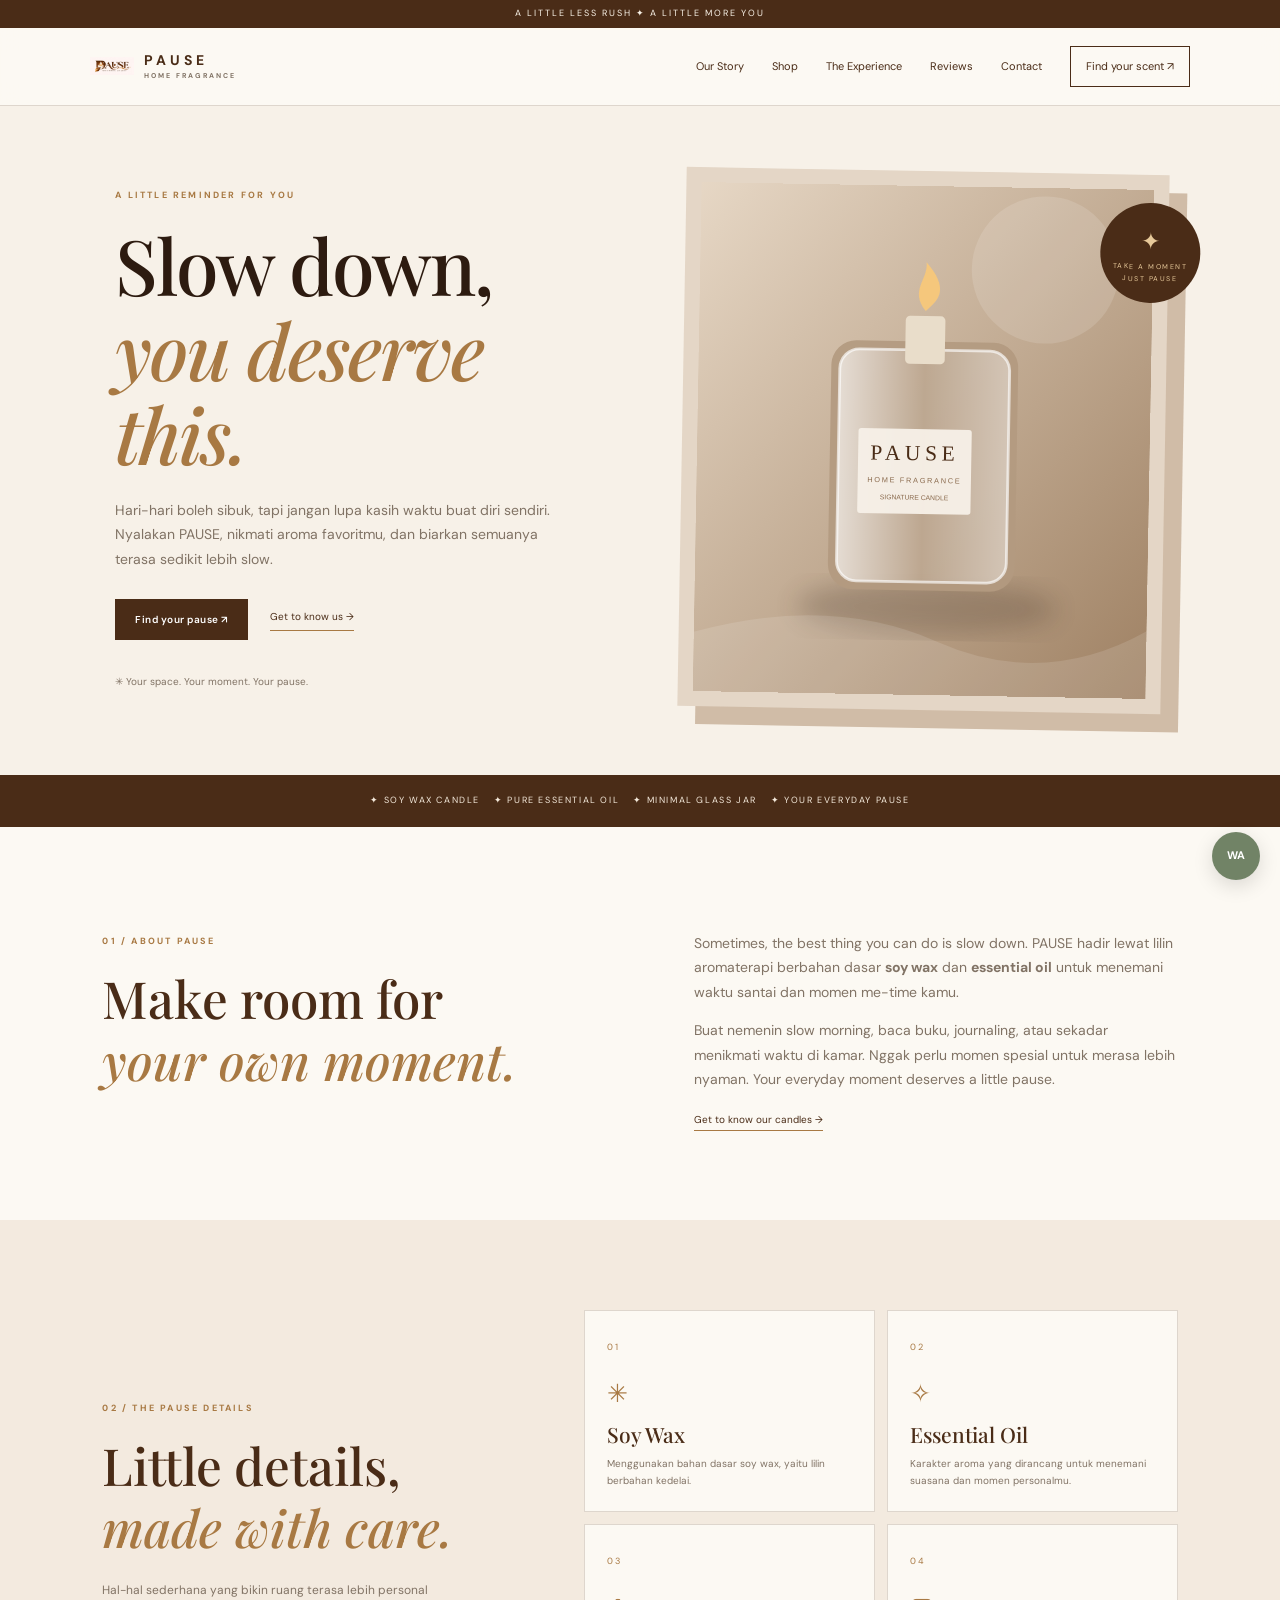
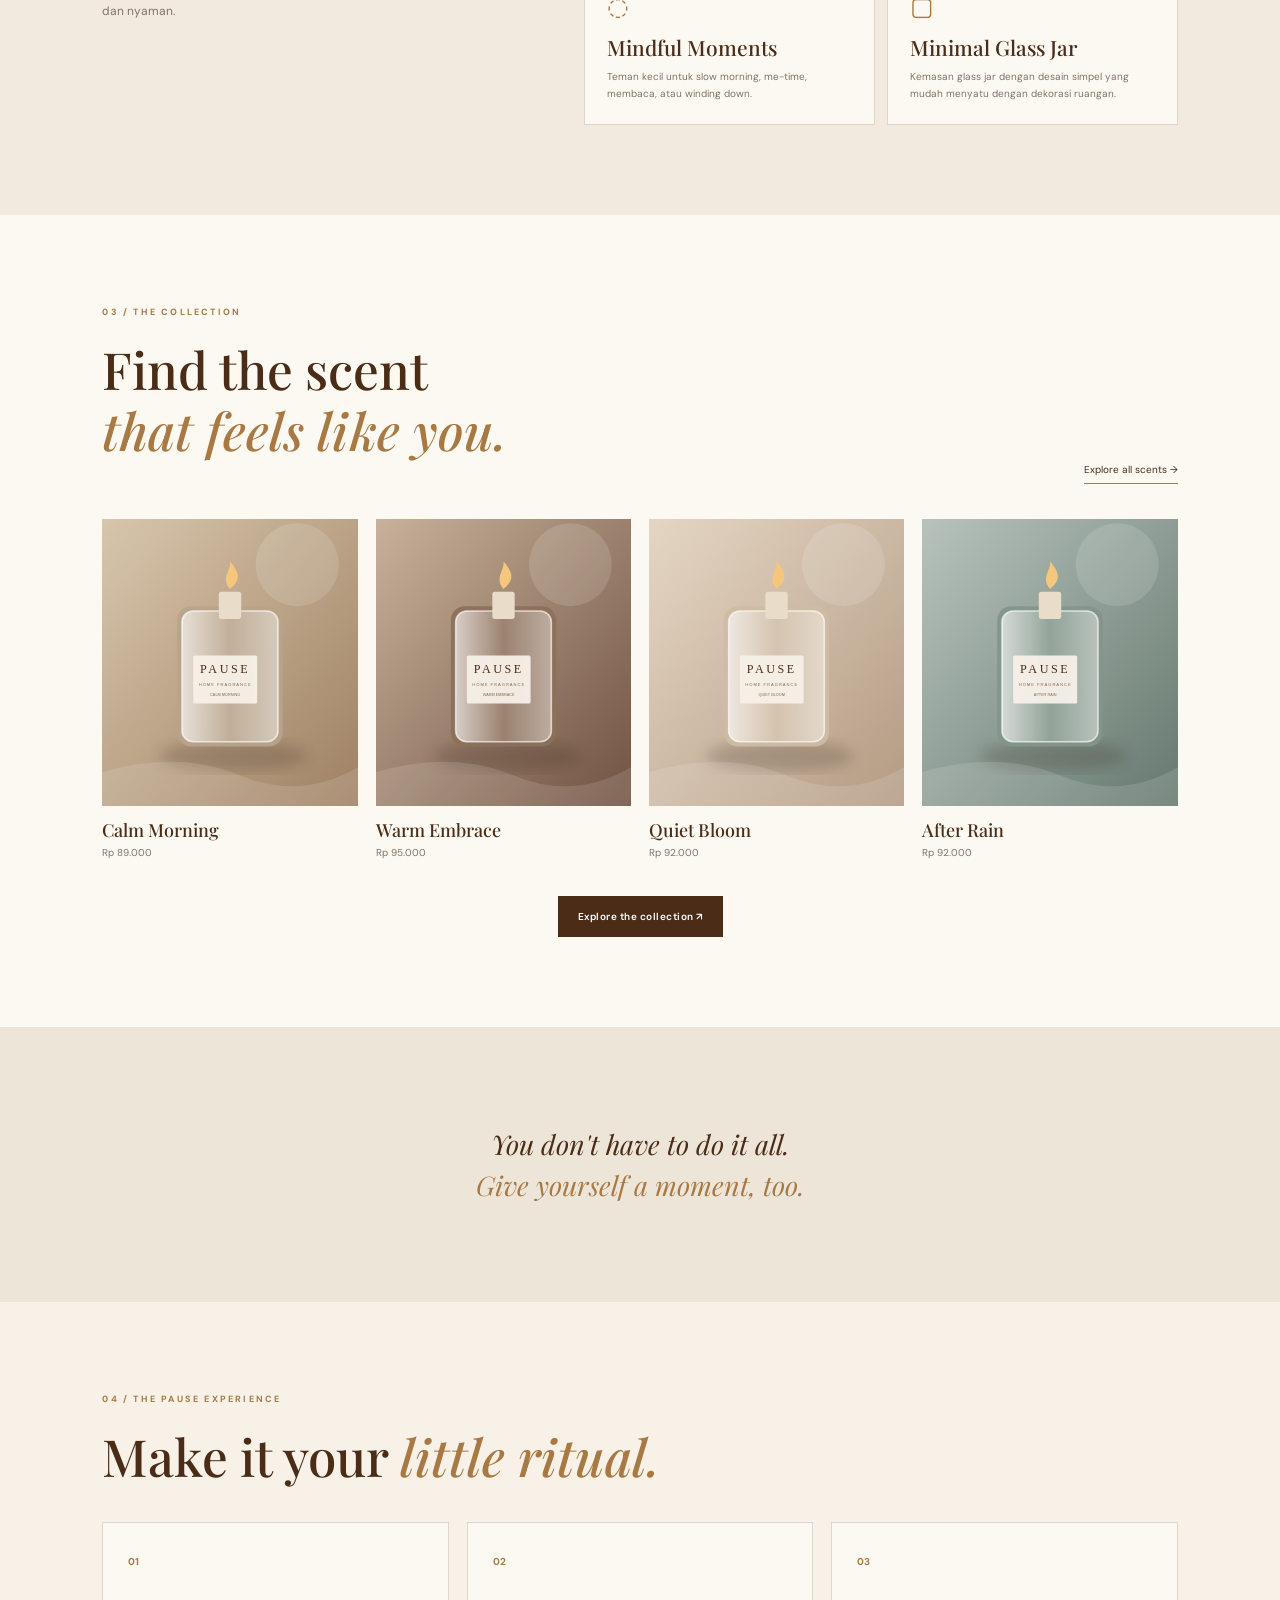
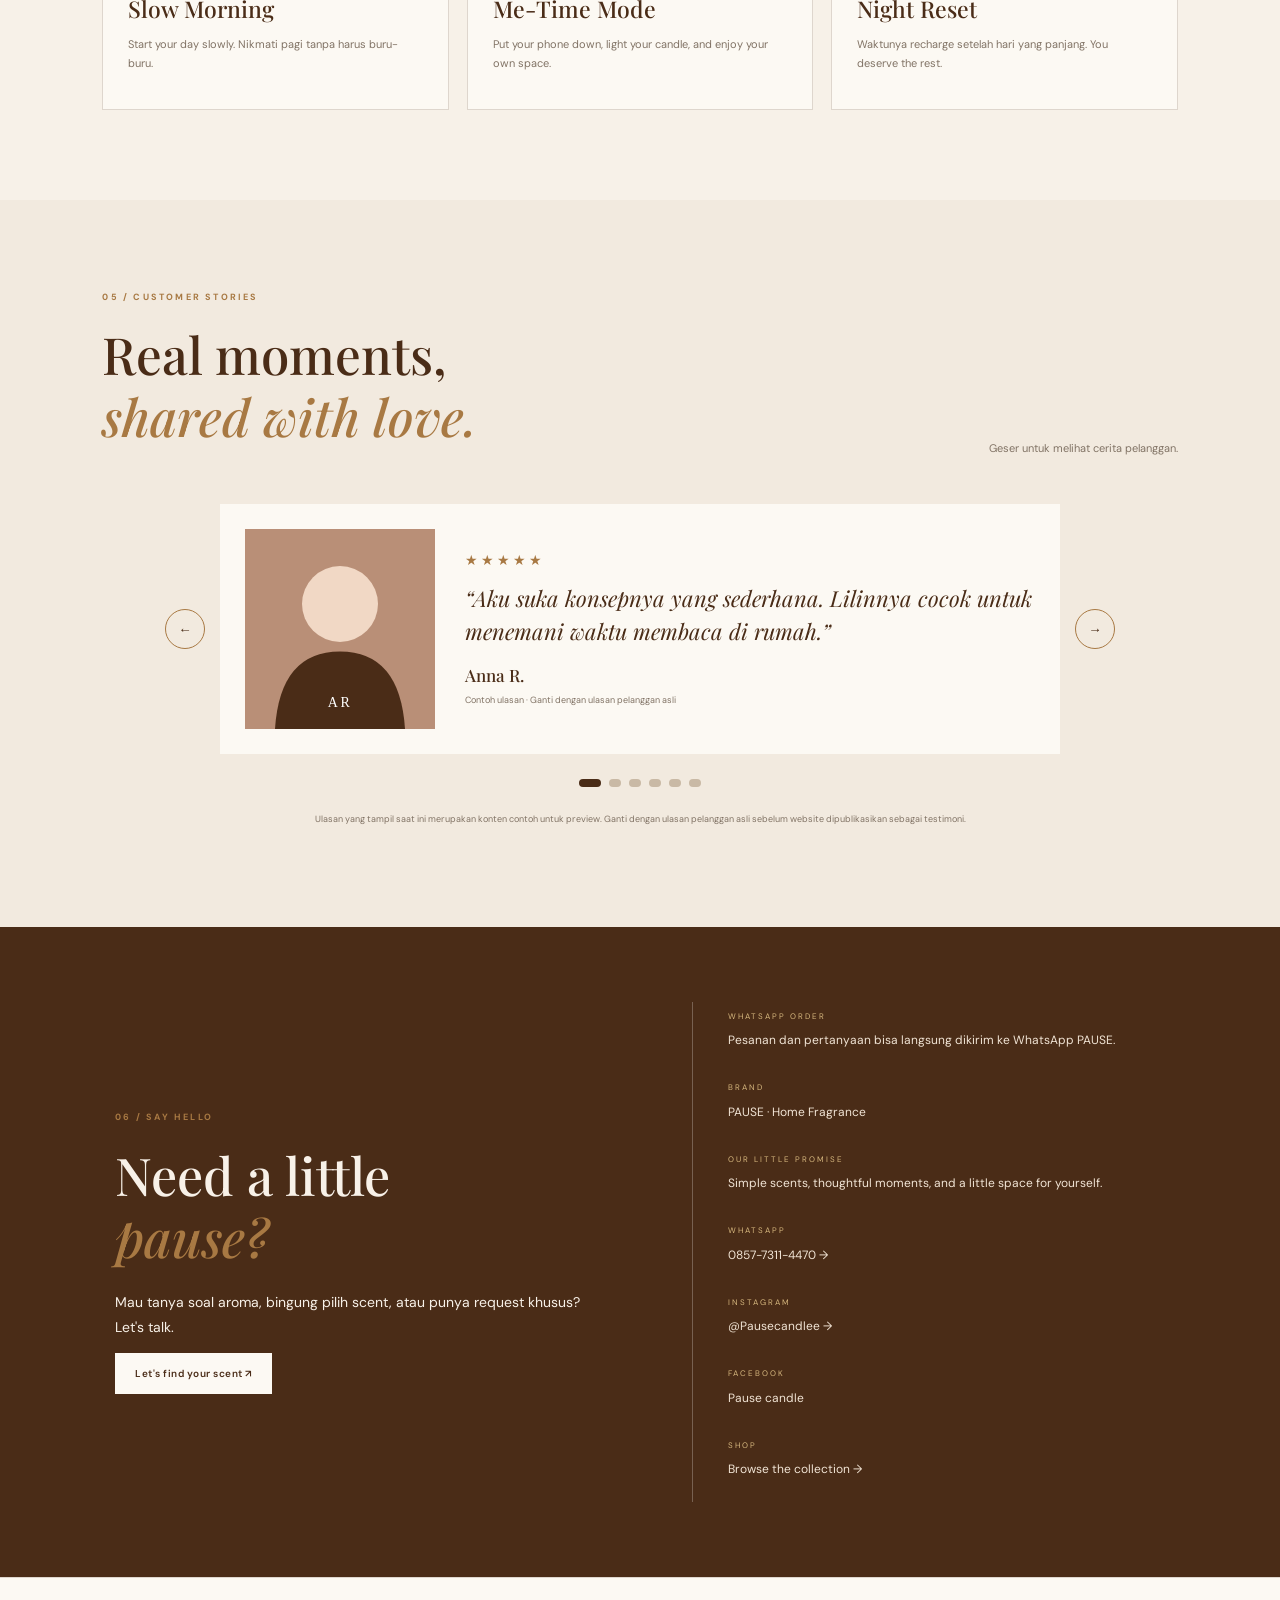
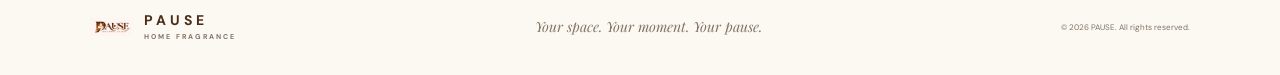
<file: index.html>
<!doctype html>
<html lang="id">
<head>
<meta charset="utf-8">
<meta name="viewport" content="width=device-width,initial-scale=1">
<meta name="theme-color" content="#f7f1e8">
<meta name="description" content="PAUSE Home Fragrance — soy wax candle dan essential oil untuk menemani slow morning, me-time, dan night reset. Your space. Your moment. Your pause.">
<title>PAUSE Home Fragrance — Your space. Your moment. Your pause.</title>
<link rel="preconnect" href="https://fonts.googleapis.com">
<link rel="preconnect" href="https://fonts.gstatic.com" crossorigin>
<link href="https://fonts.googleapis.com/css2?family=DM+Sans:wght@400;500;600;700&family=Playfair+Display:ital,wght@0,500;0,600;0,700;1,500&display=swap" rel="stylesheet">
<link rel="stylesheet" href="style.css">
</head>
<body>

<div class="announcement">A LITTLE LESS RUSH <span>✦</span> A LITTLE MORE YOU</div>

<header class="header">
  <a class="brand" href="index.html">
    <img src="assets/pause-logo.png" onerror="this.style.display='none'" alt="">
    <span>PAUSE<small>HOME FRAGRANCE</small></span>
  </a>
  <button class="menu-toggle" aria-label="Buka menu" aria-expanded="false">☰</button>
  <nav class="nav">
    <a href="#story">Our Story</a>
    <a href="shop.html">Shop</a>
    <a href="#ritual">The Experience</a>
    <a href="#stories">Reviews</a>
    <a href="#contact">Contact</a>
    <a class="nav-button" href="shop.html">Find your scent ↗</a>
  </nav>
</header>

<main>
  <section class="hero reveal">
    <div class="hero-copy">
      <p class="eyebrow">A LITTLE REMINDER FOR YOU</p>
      <h1>Slow down,<br><em>you deserve this.</em></h1>
      <p>
        Hari-hari boleh sibuk, tapi jangan lupa kasih waktu buat diri sendiri.
        Nyalakan PAUSE, nikmati aroma favoritmu, dan biarkan semuanya terasa
        sedikit lebih slow.
      </p>
      <div class="actions">
        <a class="btn dark" href="shop.html">Find your pause ↗</a>
        <a class="text-link" href="#story">Get to know us →</a>
      </div>
      <span class="hero-note">✳ Your space. Your moment. Your pause.</span>
    </div>
    <div class="hero-art">
      <img src="assets/hero/pause-hero.svg" alt="Lilin aromaterapi PAUSE dalam glass jar">
      <div class="seal">✦<small>TAKE A MOMENT<br>JUST PAUSE</small></div>
    </div>
  </section>

  <div class="ticker">✦ SOY WAX CANDLE　 ✦ PURE ESSENTIAL OIL　 ✦ MINIMAL GLASS JAR　 ✦ YOUR EVERYDAY PAUSE</div>

  <section class="section split reveal" id="story">
    <div>
      <p class="eyebrow">01 / ABOUT PAUSE</p>
      <h2>Make room for<br><em>your own moment.</em></h2>
    </div>
    <div>
      <p>
        Sometimes, the best thing you can do is slow down.
        PAUSE hadir lewat lilin aromaterapi berbahan dasar
        <strong>soy wax</strong> dan <strong>essential oil</strong>
        untuk menemani waktu santai dan momen me-time kamu.
      </p>
      <p>
        Buat nemenin slow morning, baca buku, journaling,
        atau sekadar menikmati waktu di kamar.
        Nggak perlu momen spesial untuk merasa lebih nyaman.
        Your everyday moment deserves a little pause.
      </p>
      <a class="text-link" href="shop.html">Get to know our candles →</a>
    </div>
  </section>

  <section class="section brand-values reveal" id="values">
    <div class="brand-values-heading">
      <p class="eyebrow">02 / THE PAUSE DETAILS</p>
      <h2>Little details,<br><em>made with care.</em></h2>
      <p>Hal-hal sederhana yang bikin ruang terasa lebih personal dan nyaman.</p>
    </div>
    <div class="brand-values-grid">
      <article>
        <span>01</span><div class="value-icon">✳</div>
        <h3>Soy Wax</h3>
        <p>Menggunakan bahan dasar soy wax, yaitu lilin berbahan kedelai.</p>
      </article>
      <article>
        <span>02</span><div class="value-icon">✧</div>
        <h3>Essential Oil</h3>
        <p>Karakter aroma yang dirancang untuk menemani suasana dan momen personalmu.</p>
      </article>
      <article>
        <span>03</span><div class="value-icon">◌</div>
        <h3>Mindful Moments</h3>
        <p>Teman kecil untuk slow morning, me-time, membaca, atau winding down.</p>
      </article>
      <article>
        <span>04</span><div class="value-icon">▢</div>
        <h3>Minimal Glass Jar</h3>
        <p>Kemasan glass jar dengan desain simpel yang mudah menyatu dengan dekorasi ruangan.</p>
      </article>
    </div>
  </section>

  <section class="section collection reveal">
    <div class="section-top">
      <div>
        <p class="eyebrow">03 / THE COLLECTION</p>
        <h2>Find the scent<br><em>that feels like you.</em></h2>
      </div>
      <a class="text-link" href="shop.html">Explore all scents →</a>
    </div>
    <div class="product-preview" id="home-products"></div>
    <div class="center"><a class="btn dark" href="shop.html">Explore the collection ↗</a></div>
  </section>

  <section class="quote">
    <p>You don't have to do it all.<br><em>Give yourself a moment, too.</em></p>
  </section>

  <section class="section rituals reveal" id="ritual">
    <p class="eyebrow">04 / THE PAUSE EXPERIENCE</p>
    <h2>Make it your <em>little ritual.</em></h2>
    <div class="ritual-grid">
      <article>
        <b>01</b><h3>Slow Morning</h3>
        <p>Start your day slowly. Nikmati pagi tanpa harus buru-buru.</p>
      </article>
      <article>
        <b>02</b><h3>Me-Time Mode</h3>
        <p>Put your phone down, light your candle, and enjoy your own space.</p>
      </article>
      <article>
        <b>03</b><h3>Night Reset</h3>
        <p>Waktunya recharge setelah hari yang panjang. You deserve the rest.</p>
      </article>
    </div>
  </section>

  <section class="section testimonials reveal" id="stories">
    <div class="section-top">
      <div>
        <p class="eyebrow">05 / CUSTOMER STORIES</p>
        <h2>Real moments,<br><em>shared with love.</em></h2>
      </div>
      <p class="muted">Geser untuk melihat cerita pelanggan.</p>
    </div>
    <div class="testimonial-shell">
      <button class="round" id="testimonial-prev" aria-label="Testimoni sebelumnya">←</button>
      <div class="testimonial-window"><div class="testimonial-track" id="testimonial-track"></div></div>
      <button class="round" id="testimonial-next" aria-label="Testimoni berikutnya">→</button>
    </div>
    <div class="dots" id="testimonial-dots"></div>
    <p class="disclaimer">Ulasan yang tampil saat ini merupakan konten contoh untuk preview. Ganti dengan ulasan pelanggan asli sebelum website dipublikasikan sebagai testimoni.</p>
  </section>

  <section class="contact reveal" id="contact">
    <div>
      <p class="eyebrow">06 / SAY HELLO</p>
      <h2>Need a little<br><em>pause?</em></h2>
      <p>Mau tanya soal aroma, bingung pilih scent, atau punya request khusus? Let's talk.</p>
      <a class="btn light" href="recommendation.html">Let's find your scent ↗</a>
    </div>
    <div class="contact-info">
      <span>WHATSAPP ORDER</span>
      <p>Pesanan dan pertanyaan bisa langsung dikirim ke WhatsApp PAUSE.</p>
      <span>BRAND</span>
      <p>PAUSE · Home Fragrance</p>
      <span>OUR LITTLE PROMISE</span>
      <p>Simple scents, thoughtful moments, and a little space for yourself.</p>
      <span>WHATSAPP</span>
      <p><a href="https://wa.me/6285773114470" target="_blank" rel="noopener">0857-7311-4470 →</a></p>
      <span>INSTAGRAM</span>
      <p><a href="https://www.instagram.com/pausecandlee/" target="_blank" rel="noopener">@Pausecandlee →</a></p>
      <span>FACEBOOK</span>
      <p>Pause candle</p>
      <span>SHOP</span>
      <p><a href="shop.html">Browse the collection →</a></p>
    </div>
  </section>
</main>

<footer>
  <a class="brand" href="index.html">
    <img src="assets/pause-logo.png" onerror="this.style.display='none'" alt="">
    <span>PAUSE<small>HOME FRAGRANCE</small></span>
  </a>
  <p>Your space. Your moment. Your pause.</p>
  <small>© <span id="year"></span> PAUSE. All rights reserved.</small>
</footer>

<a class="floating-wa" id="floating-wa" href="#" aria-label="Chat WhatsApp">WA</a>
<script src="script.js"></script>
</body>
</html>
</file>
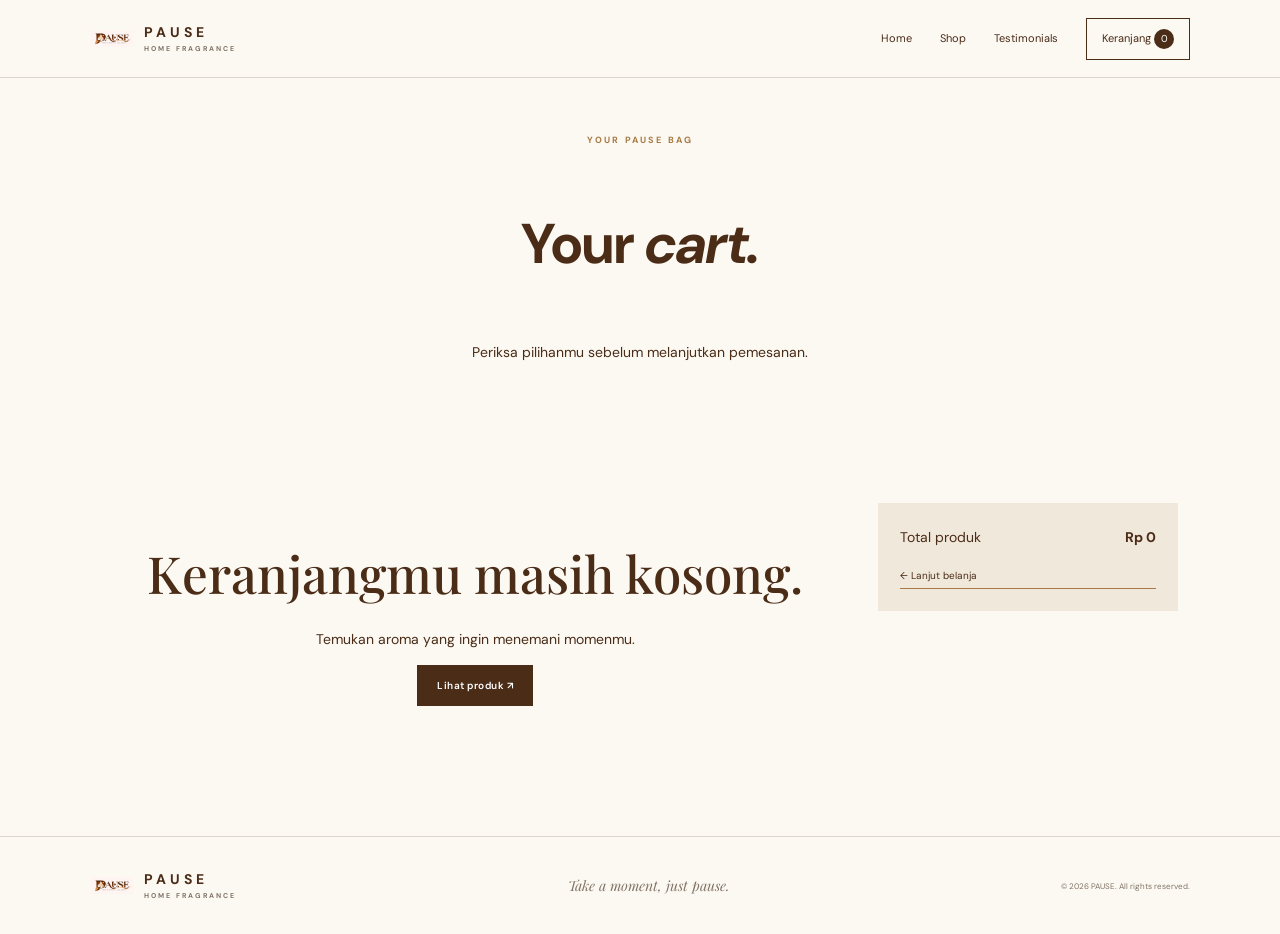
<file: cart.html>
<!doctype html><html lang="id"><head><meta charset="utf-8"><meta name="viewport" content="width=device-width,initial-scale=1"><meta name="theme-color" content="#f7f1e8"><title>Keranjang — PAUSE</title><link href="https://fonts.googleapis.com/css2?family=DM+Sans:wght@400;500;600;700&family=Playfair+Display:ital,wght@0,500;0,600;1,500&display=swap" rel="stylesheet"><link rel="stylesheet" href="style.css"><link rel="stylesheet" href="cart.css"></head><body class="shop-page">
<header class="header"><a class="brand" href="index.html"><img src="assets/pause-logo.png" onerror="this.style.display='none'" alt=""><span>PAUSE<small>HOME FRAGRANCE</small></span></a><button class="menu-toggle" aria-label="Buka menu" aria-expanded="false">☰</button><nav class="nav"><a href="index.html">Home</a><a href="shop.html">Shop</a><a href="index.html#stories">Testimonials</a><a class="nav-button" href="cart.html">Keranjang <span class="cart-count">0</span></a></nav></header>
<main><section class="checkout-hero"><p class="eyebrow">YOUR PAUSE BAG</p><h1>Your <em>cart.</em></h1><p>Periksa pilihanmu sebelum melanjutkan pemesanan.</p></section><section class="section cart-section"><div id="cart-items"></div><aside class="cart-summary"><div><span>Total produk</span><strong id="cart-total">Rp0</strong></div><a class="btn dark" id="checkout-link" href="checkout.html">Lanjut ke pembayaran ↗</a><a class="text-link" href="shop.html">← Lanjut belanja</a></aside></section></main>
<footer><a class="brand" href="index.html"><img src="assets/pause-logo.png" onerror="this.style.display='none'" alt=""><span>PAUSE<small>HOME FRAGRANCE</small></span></a><p>Take a moment, just pause.</p><small>© <span id="year"></span> PAUSE. All rights reserved.</small></footer><script src="script.js"></script><script src="cart.js"></script></body></html>
</file>
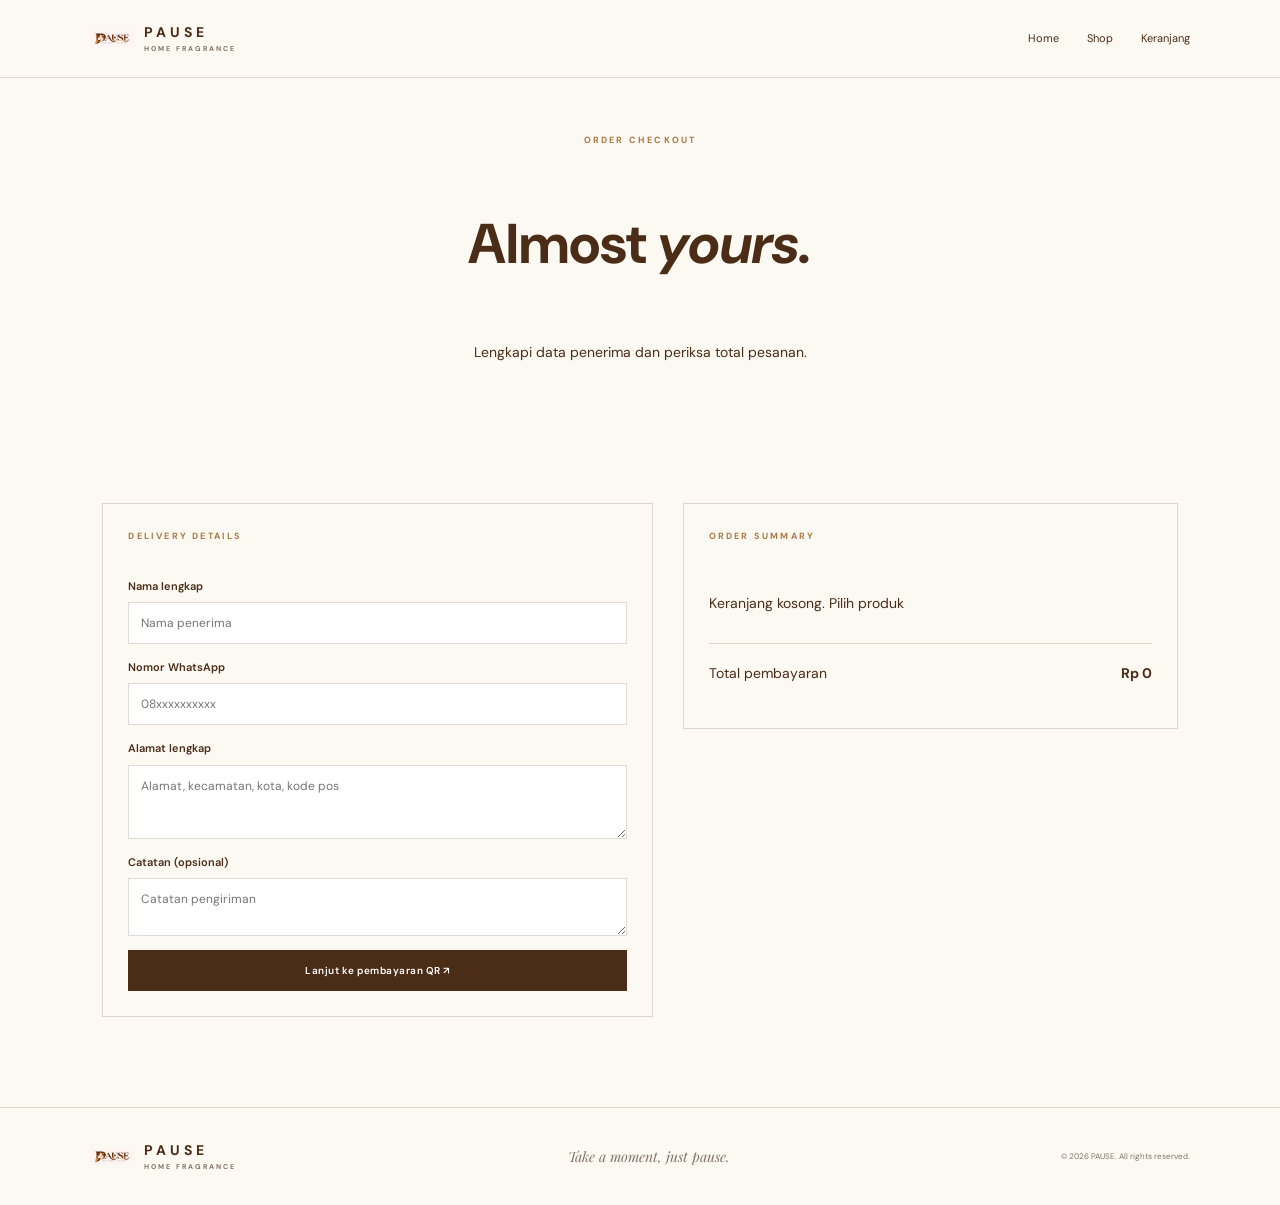
<file: checkout.html>
<!doctype html><html lang="id"><head><meta charset="utf-8"><meta name="viewport" content="width=device-width,initial-scale=1"><meta name="theme-color" content="#f7f1e8"><title>Pembayaran — PAUSE</title><link href="https://fonts.googleapis.com/css2?family=DM+Sans:wght@400;500;600;700&family=Playfair+Display:ital,wght@0,500;0,600;1,500&display=swap" rel="stylesheet"><link rel="stylesheet" href="style.css"><link rel="stylesheet" href="cart.css"></head><body class="shop-page">
<header class="header"><a class="brand" href="index.html"><img src="assets/pause-logo.png" onerror="this.style.display='none'" alt=""><span>PAUSE<small>HOME FRAGRANCE</small></span></a><button class="menu-toggle" aria-label="Buka menu" aria-expanded="false">☰</button><nav class="nav"><a href="index.html">Home</a><a href="shop.html">Shop</a><a href="cart.html">Keranjang</a></nav></header>
<main><section class="checkout-hero"><p class="eyebrow">ORDER CHECKOUT</p><h1>Almost <em>yours.</em></h1><p>Lengkapi data penerima dan periksa total pesanan.</p></section><section class="section payment-layout"><form class="checkout-form" id="checkout-form"><p class="eyebrow">DELIVERY DETAILS</p><label>Nama lengkap<input name="name" required autocomplete="name" placeholder="Nama penerima"></label><label>Nomor WhatsApp<input name="phone" type="tel" required autocomplete="tel" placeholder="08xxxxxxxxxx"></label><label>Alamat lengkap<textarea name="address" rows="3" required autocomplete="street-address" placeholder="Alamat, kecamatan, kota, kode pos"></textarea></label><label>Catatan (opsional)<textarea name="notes" rows="2" placeholder="Catatan pengiriman"></textarea></label><button class="btn dark" type="submit">Lanjut ke pembayaran QR ↗</button></form>
<aside class="payment-summary"><p class="eyebrow">ORDER SUMMARY</p><div id="checkout-items"></div><div class="cart-summary-line"><span>Total pembayaran</span><strong id="checkout-total">Rp0</strong></div><div id="qr-panel" class="qr-panel" hidden><p class="eyebrow">QR PAYMENT PREVIEW</p><img src="assets/payment/demo-qr.svg" alt="QR demo, bukan kode pembayaran"><h2 id="qr-amount">Rp0</h2><span class="demo-label">DEMO QR — BUKAN UNTUK PEMBAYARAN</span><p>QR ini hanya contoh tampilan. Ganti dengan QRIS merchant resmi PAUSE sebelum menerima pembayaran pelanggan.</p></div></aside></section></main>
<footer><a class="brand" href="index.html"><img src="assets/pause-logo.png" onerror="this.style.display='none'" alt=""><span>PAUSE<small>HOME FRAGRANCE</small></span></a><p>Take a moment, just pause.</p><small>© <span id="year"></span> PAUSE. All rights reserved.</small></footer><script src="script.js"></script><script src="checkout.js"></script></body></html>
</file>
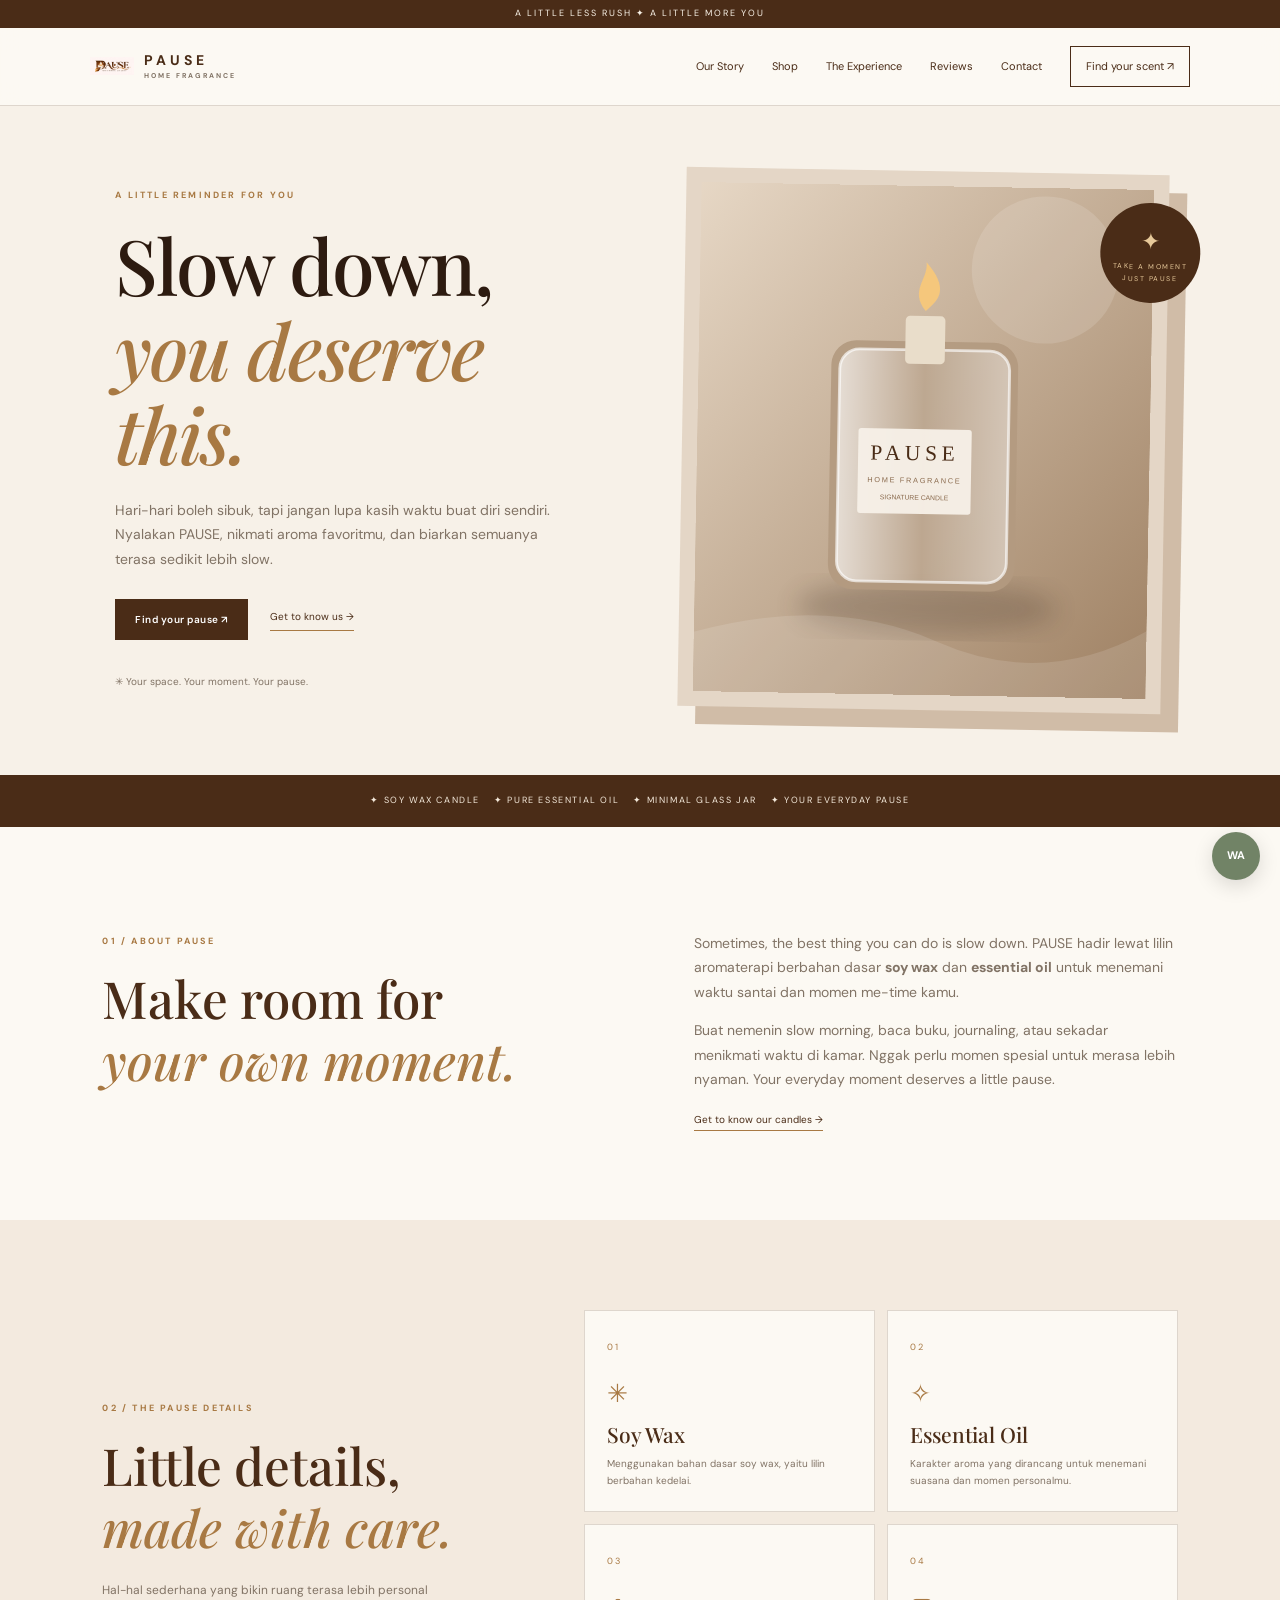
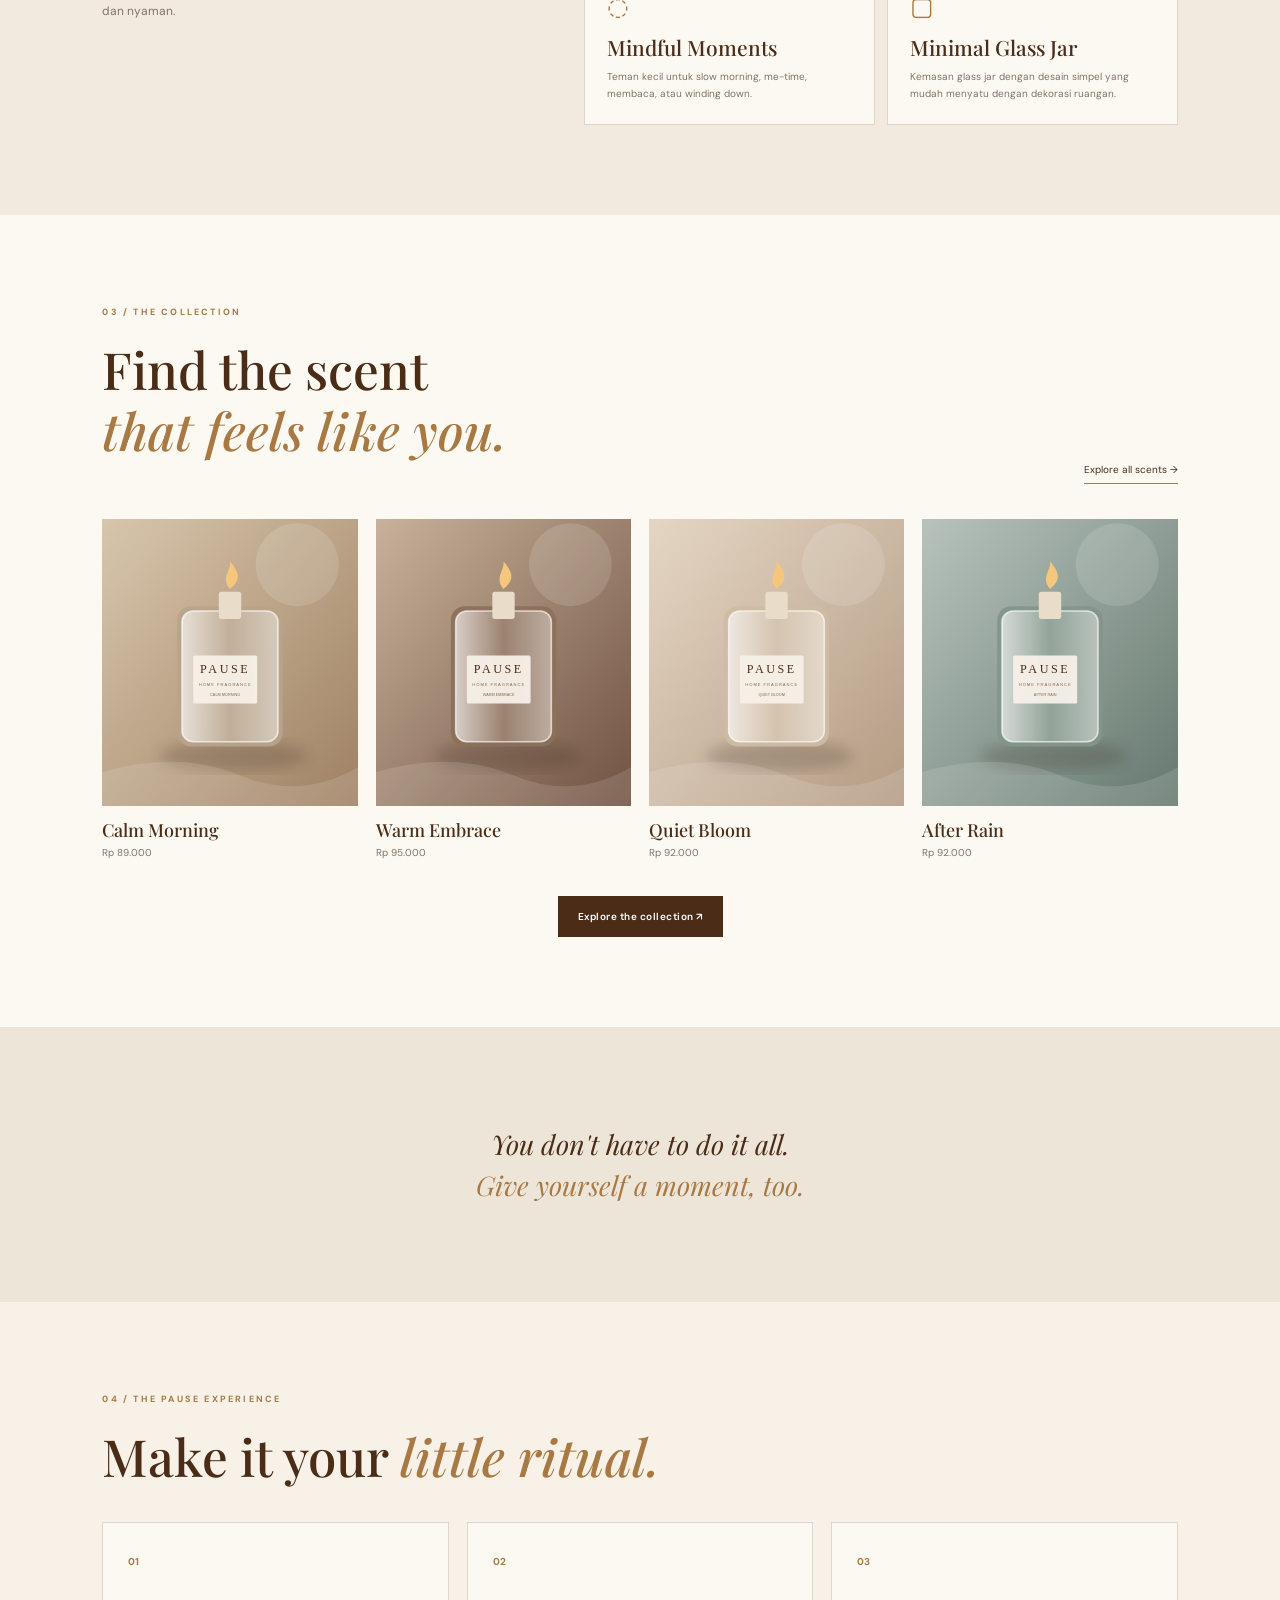
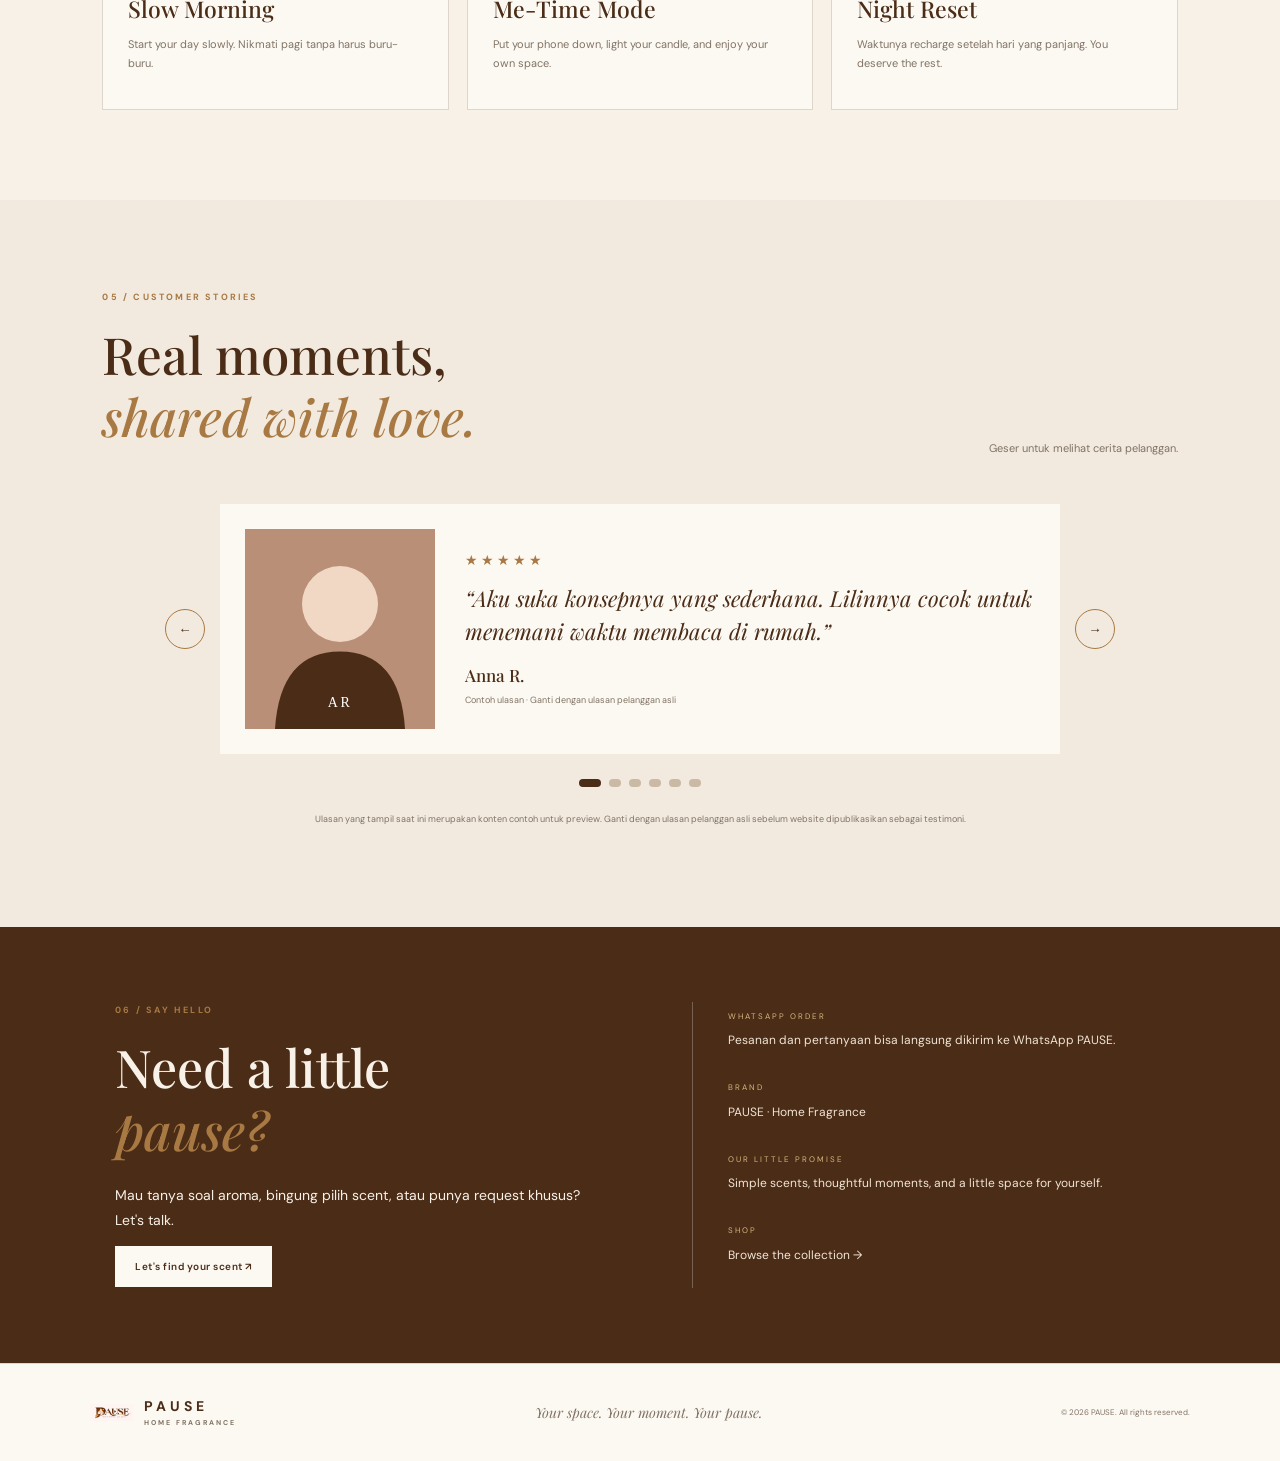
<file: index-1.html>
<!doctype html>
<html lang="id">
<head>
<meta charset="utf-8">
<meta name="viewport" content="width=device-width,initial-scale=1">
<meta name="theme-color" content="#f7f1e8">
<meta name="description" content="PAUSE Home Fragrance — soy wax candle dan essential oil untuk menemani slow morning, me-time, dan night reset. Your space. Your moment. Your pause.">
<title>PAUSE Home Fragrance — Your space. Your moment. Your pause.</title>
<link rel="preconnect" href="https://fonts.googleapis.com">
<link rel="preconnect" href="https://fonts.gstatic.com" crossorigin>
<link href="https://fonts.googleapis.com/css2?family=DM+Sans:wght@400;500;600;700&family=Playfair+Display:ital,wght@0,500;0,600;0,700;1,500&display=swap" rel="stylesheet">
<link rel="stylesheet" href="style.css">
</head>
<body>

<div class="announcement">A LITTLE LESS RUSH <span>✦</span> A LITTLE MORE YOU</div>

<header class="header">
  <a class="brand" href="index.html">
    <img src="assets/pause-logo.png" onerror="this.style.display='none'" alt="">
    <span>PAUSE<small>HOME FRAGRANCE</small></span>
  </a>
  <button class="menu-toggle" aria-label="Buka menu" aria-expanded="false">☰</button>
  <nav class="nav">
    <a href="#story">Our Story</a>
    <a href="shop.html">Shop</a>
    <a href="#ritual">The Experience</a>
    <a href="#stories">Reviews</a>
    <a href="#contact">Contact</a>
    <a class="nav-button" href="shop.html">Find your scent ↗</a>
  </nav>
</header>

<main>
  <section class="hero reveal">
    <div class="hero-copy">
      <p class="eyebrow">A LITTLE REMINDER FOR YOU</p>
      <h1>Slow down,<br><em>you deserve this.</em></h1>
      <p>
        Hari-hari boleh sibuk, tapi jangan lupa kasih waktu buat diri sendiri.
        Nyalakan PAUSE, nikmati aroma favoritmu, dan biarkan semuanya terasa
        sedikit lebih slow.
      </p>
      <div class="actions">
        <a class="btn dark" href="shop.html">Find your pause ↗</a>
        <a class="text-link" href="#story">Get to know us →</a>
      </div>
      <span class="hero-note">✳ Your space. Your moment. Your pause.</span>
    </div>
    <div class="hero-art">
      <img src="assets/hero/pause-hero.svg" alt="Lilin aromaterapi PAUSE dalam glass jar">
      <div class="seal">✦<small>TAKE A MOMENT<br>JUST PAUSE</small></div>
    </div>
  </section>

  <div class="ticker">✦ SOY WAX CANDLE　 ✦ PURE ESSENTIAL OIL　 ✦ MINIMAL GLASS JAR　 ✦ YOUR EVERYDAY PAUSE</div>

  <section class="section split reveal" id="story">
    <div>
      <p class="eyebrow">01 / ABOUT PAUSE</p>
      <h2>Make room for<br><em>your own moment.</em></h2>
    </div>
    <div>
      <p>
        Sometimes, the best thing you can do is slow down.
        PAUSE hadir lewat lilin aromaterapi berbahan dasar
        <strong>soy wax</strong> dan <strong>essential oil</strong>
        untuk menemani waktu santai dan momen me-time kamu.
      </p>
      <p>
        Buat nemenin slow morning, baca buku, journaling,
        atau sekadar menikmati waktu di kamar.
        Nggak perlu momen spesial untuk merasa lebih nyaman.
        Your everyday moment deserves a little pause.
      </p>
      <a class="text-link" href="shop.html">Get to know our candles →</a>
    </div>
  </section>

  <section class="section brand-values reveal" id="values">
    <div class="brand-values-heading">
      <p class="eyebrow">02 / THE PAUSE DETAILS</p>
      <h2>Little details,<br><em>made with care.</em></h2>
      <p>Hal-hal sederhana yang bikin ruang terasa lebih personal dan nyaman.</p>
    </div>
    <div class="brand-values-grid">
      <article>
        <span>01</span><div class="value-icon">✳</div>
        <h3>Soy Wax</h3>
        <p>Menggunakan bahan dasar soy wax, yaitu lilin berbahan kedelai.</p>
      </article>
      <article>
        <span>02</span><div class="value-icon">✧</div>
        <h3>Essential Oil</h3>
        <p>Karakter aroma yang dirancang untuk menemani suasana dan momen personalmu.</p>
      </article>
      <article>
        <span>03</span><div class="value-icon">◌</div>
        <h3>Mindful Moments</h3>
        <p>Teman kecil untuk slow morning, me-time, membaca, atau winding down.</p>
      </article>
      <article>
        <span>04</span><div class="value-icon">▢</div>
        <h3>Minimal Glass Jar</h3>
        <p>Kemasan glass jar dengan desain simpel yang mudah menyatu dengan dekorasi ruangan.</p>
      </article>
    </div>
  </section>

  <section class="section collection reveal">
    <div class="section-top">
      <div>
        <p class="eyebrow">03 / THE COLLECTION</p>
        <h2>Find the scent<br><em>that feels like you.</em></h2>
      </div>
      <a class="text-link" href="shop.html">Explore all scents →</a>
    </div>
    <div class="product-preview" id="home-products"></div>
    <div class="center"><a class="btn dark" href="shop.html">Explore the collection ↗</a></div>
  </section>

  <section class="quote">
    <p>You don't have to do it all.<br><em>Give yourself a moment, too.</em></p>
  </section>

  <section class="section rituals reveal" id="ritual">
    <p class="eyebrow">04 / THE PAUSE EXPERIENCE</p>
    <h2>Make it your <em>little ritual.</em></h2>
    <div class="ritual-grid">
      <article>
        <b>01</b><h3>Slow Morning</h3>
        <p>Start your day slowly. Nikmati pagi tanpa harus buru-buru.</p>
      </article>
      <article>
        <b>02</b><h3>Me-Time Mode</h3>
        <p>Put your phone down, light your candle, and enjoy your own space.</p>
      </article>
      <article>
        <b>03</b><h3>Night Reset</h3>
        <p>Waktunya recharge setelah hari yang panjang. You deserve the rest.</p>
      </article>
    </div>
  </section>

  <section class="section testimonials reveal" id="stories">
    <div class="section-top">
      <div>
        <p class="eyebrow">05 / CUSTOMER STORIES</p>
        <h2>Real moments,<br><em>shared with love.</em></h2>
      </div>
      <p class="muted">Geser untuk melihat cerita pelanggan.</p>
    </div>
    <div class="testimonial-shell">
      <button class="round" id="testimonial-prev" aria-label="Testimoni sebelumnya">←</button>
      <div class="testimonial-window"><div class="testimonial-track" id="testimonial-track"></div></div>
      <button class="round" id="testimonial-next" aria-label="Testimoni berikutnya">→</button>
    </div>
    <div class="dots" id="testimonial-dots"></div>
    <p class="disclaimer">Ulasan yang tampil saat ini merupakan konten contoh untuk preview. Ganti dengan ulasan pelanggan asli sebelum website dipublikasikan sebagai testimoni.</p>
  </section>

  <section class="contact reveal" id="contact">
    <div>
      <p class="eyebrow">06 / SAY HELLO</p>
      <h2>Need a little<br><em>pause?</em></h2>
      <p>Mau tanya soal aroma, bingung pilih scent, atau punya request khusus? Let's talk.</p>
      <a class="btn light" href="recommendation.html">Let's find your scent ↗</a>
    </div>
    <div class="contact-info">
      <span>WHATSAPP ORDER</span>
      <p>Pesanan dan pertanyaan bisa langsung dikirim ke WhatsApp PAUSE.</p>
      <span>BRAND</span>
      <p>PAUSE · Home Fragrance</p>
      <span>OUR LITTLE PROMISE</span>
      <p>Simple scents, thoughtful moments, and a little space for yourself.</p>
      <span>SHOP</span>
      <p><a href="shop.html">Browse the collection →</a></p>
    </div>
  </section>
</main>

<footer>
  <a class="brand" href="index.html">
    <img src="assets/pause-logo.png" onerror="this.style.display='none'" alt="">
    <span>PAUSE<small>HOME FRAGRANCE</small></span>
  </a>
  <p>Your space. Your moment. Your pause.</p>
  <small>© <span id="year"></span> PAUSE. All rights reserved.</small>
</footer>

<a class="floating-wa" id="floating-wa" href="#" aria-label="Chat WhatsApp">WA</a>
<script src="script.js"></script>
</body>
</html>
</file>
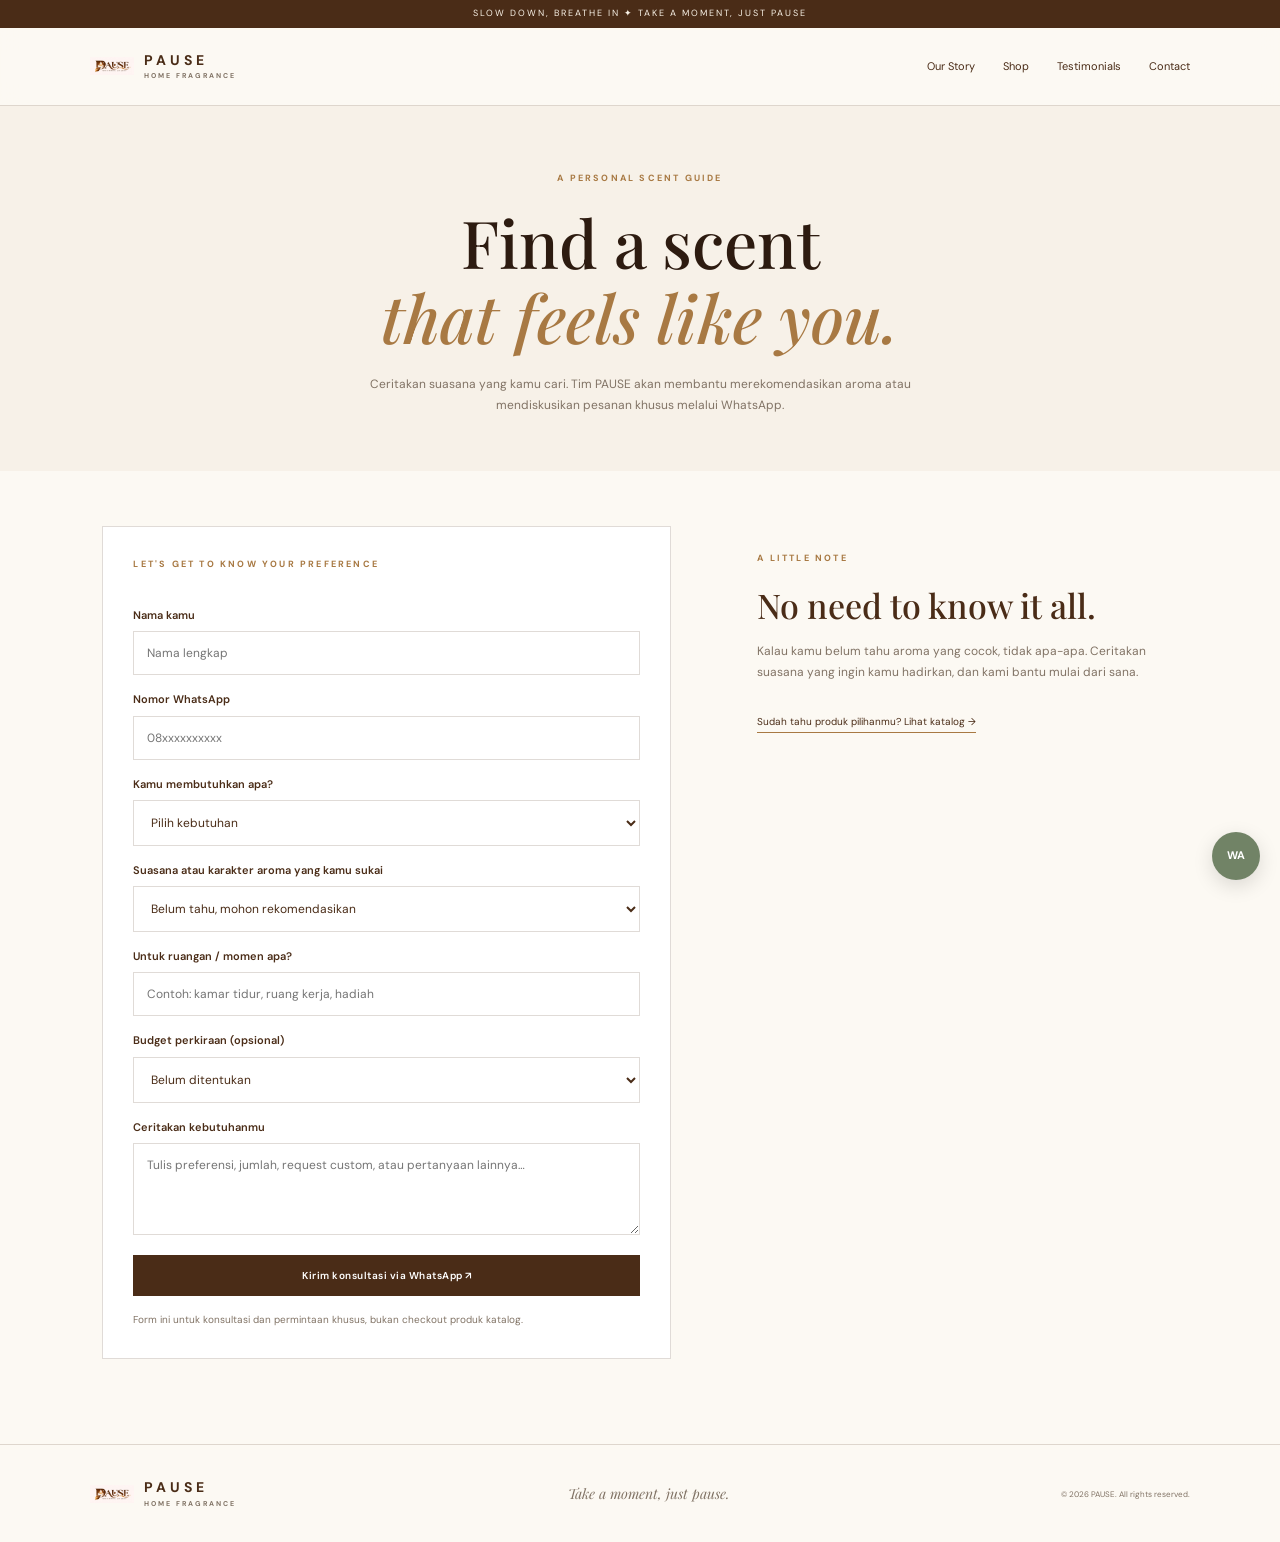
<file: recommendation.html>
<!doctype html>
<html lang="id"><head><meta charset="utf-8"><meta name="viewport" content="width=device-width,initial-scale=1"><meta name="theme-color" content="#f7f1e8">
<title>Konsultasi Aroma — PAUSE Home Fragrance</title>
<link rel="preconnect" href="https://fonts.googleapis.com"><link rel="preconnect" href="https://fonts.gstatic.com" crossorigin>
<link href="https://fonts.googleapis.com/css2?family=DM+Sans:wght@400;500;600;700&family=Playfair+Display:ital,wght@0,500;0,600;1,500&display=swap" rel="stylesheet">
<link rel="stylesheet" href="style.css"><link rel="stylesheet" href="recommendation.css"></head>
<body><div class="announcement">SLOW DOWN, BREATHE IN <span>✦</span> TAKE A MOMENT, JUST PAUSE</div>
<header class="header"><a class="brand" href="index.html"><img src="assets/pause-logo.png" onerror="this.style.display='none'" alt=""><span>PAUSE<small>HOME FRAGRANCE</small></span></a><button class="menu-toggle" aria-label="Buka menu" aria-expanded="false">☰</button><nav class="nav"><a href="index.html#story">Our Story</a><a href="shop.html">Shop</a><a href="index.html#stories">Testimonials</a><a href="index.html#contact">Contact</a></nav></header>
<main><section class="recommend-hero"><p class="eyebrow">A PERSONAL SCENT GUIDE</p><h1>Find a scent<br><em>that feels like you.</em></h1><p>Ceritakan suasana yang kamu cari. Tim PAUSE akan membantu merekomendasikan aroma atau mendiskusikan pesanan khusus melalui WhatsApp.</p></section>
<section class="recommend-wrap"><form class="recommend-form" id="recommend-form">
<p class="eyebrow">LET'S GET TO KNOW YOUR PREFERENCE</p>
<label>Nama kamu<input name="name" required autocomplete="name" placeholder="Nama lengkap"></label>
<label>Nomor WhatsApp<input name="phone" required type="tel" autocomplete="tel" placeholder="08xxxxxxxxxx"></label>
<label>Kamu membutuhkan apa?<select name="need" required><option value="">Pilih kebutuhan</option><option>Rekomendasi aroma</option><option>Pesanan khusus / custom order</option><option>Ingin bertanya tentang produk</option><option>Hadiah untuk seseorang</option></select></label>
<label>Suasana atau karakter aroma yang kamu sukai<select name="scent"><option value="">Belum tahu, mohon rekomendasikan</option><option>Fresh dan clean</option><option>Floral dan soft</option><option>Warm, sweet, dan cozy</option><option>Woody dan earthy</option><option>Calm dan relaxing</option></select></label>
<label>Untuk ruangan / momen apa?<input name="occasion" placeholder="Contoh: kamar tidur, ruang kerja, hadiah"></label>
<label>Budget perkiraan (opsional)<select name="budget"><option value="">Belum ditentukan</option><option>Di bawah Rp100.000</option><option>Rp100.000–Rp200.000</option><option>Rp200.000–Rp300.000</option><option>Di atas Rp300.000</option></select></label>
<label>Ceritakan kebutuhanmu<textarea name="details" rows="4" placeholder="Tulis preferensi, jumlah, request custom, atau pertanyaan lainnya…"></textarea></label>
<button class="btn dark" type="submit">Kirim konsultasi via WhatsApp ↗</button>
<p class="recommend-note" id="recommend-status" role="status">Form ini untuk konsultasi dan permintaan khusus, bukan checkout produk katalog.</p>
</form><aside class="recommend-aside"><p class="eyebrow">A LITTLE NOTE</p><h2>No need to know it all.</h2><p>Kalau kamu belum tahu aroma yang cocok, tidak apa-apa. Ceritakan suasana yang ingin kamu hadirkan, dan kami bantu mulai dari sana.</p><a class="text-link" href="shop.html">Sudah tahu produk pilihanmu? Lihat katalog →</a></aside></section></main>
<footer><a class="brand" href="index.html"><img src="assets/pause-logo.png" onerror="this.style.display='none'" alt=""><span>PAUSE<small>HOME FRAGRANCE</small></span></a><p>Take a moment, just pause.</p><small>© <span id="year"></span> PAUSE. All rights reserved.</small></footer>
<a class="floating-wa" id="floating-wa" href="#" aria-label="Chat WhatsApp">WA</a><script src="script.js"></script><script src="recommendation.js"></script></body></html>
</file>
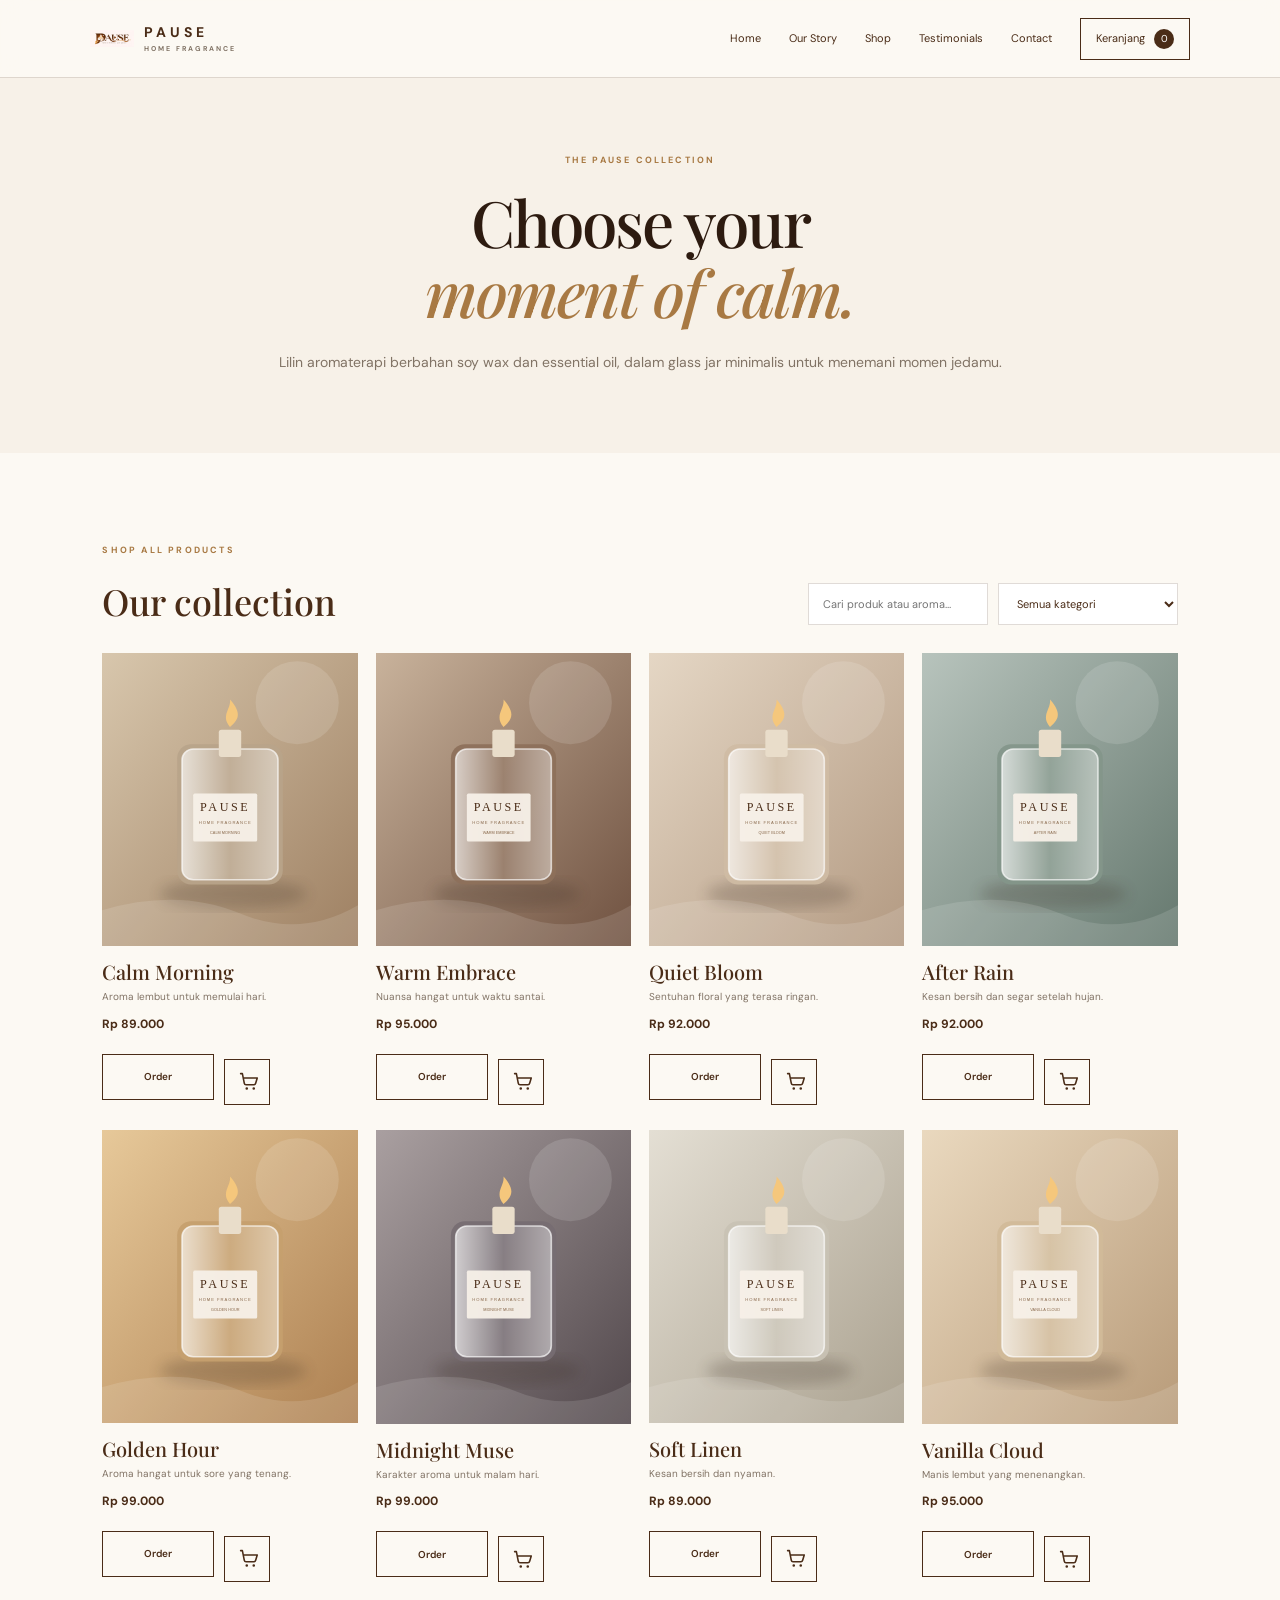
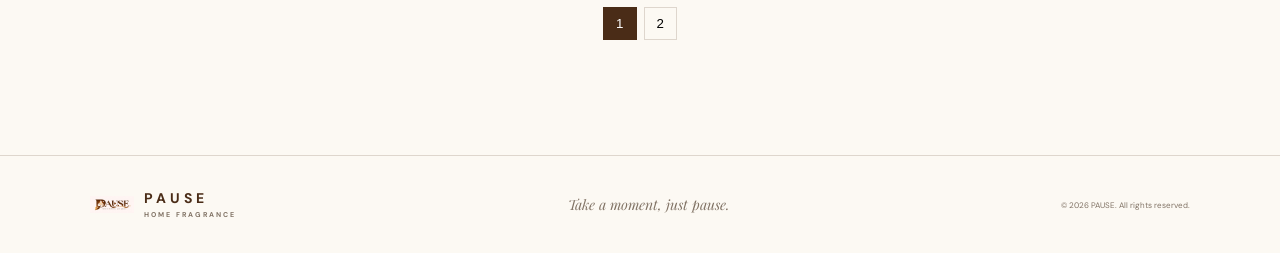
<file: shop.html>
<!doctype html><html lang="id"><head><meta charset="utf-8"><meta name="viewport" content="width=device-width,initial-scale=1"><meta name="theme-color" content="#f7f1e8"><title>Shop — PAUSE Home Fragrance</title><meta name="description" content="Jelajahi koleksi lilin aromaterapi PAUSE berbahan soy wax dan essential oil. Take a moment, just pause."><link rel="preconnect" href="https://fonts.googleapis.com"><link href="https://fonts.googleapis.com/css2?family=DM+Sans:wght@400;500;600;700&family=Playfair+Display:ital,wght@0,500;0,600;1,500&display=swap" rel="stylesheet"><link rel="stylesheet" href="style.css"><link rel="stylesheet" href="cart.css"></head><body class="shop-page">
<header class="header"><a class="brand" href="index.html"><img src="assets/pause-logo.png" onerror="this.style.display='none'" alt=""><span>PAUSE<small>HOME FRAGRANCE</small></span></a><button class="menu-toggle" aria-label="Buka menu" aria-expanded="false">☰</button><nav class="nav"><a href="index.html">Home</a><a href="index.html#story">Our Story</a><a href="shop.html">Shop</a><a href="index.html#stories">Testimonials</a><a href="index.html#contact">Contact</a><a class="nav-button cart-nav" href="cart.html">Keranjang <span class="cart-count">0</span></a></nav></header>
<main><section class="shop-hero reveal"><p class="eyebrow">THE PAUSE COLLECTION</p><h1>Choose your<br><em>moment of calm.</em></h1><p>Lilin aromaterapi berbahan soy wax dan essential oil, dalam glass jar minimalis untuk menemani momen jedamu.</p></section>
<section class="section shop-section"><div class="shop-tools"><div><p class="eyebrow">SHOP ALL PRODUCTS</p><h2>Our collection</h2></div><div class="filters"><input id="product-search" type="search" placeholder="Cari produk atau aroma…" aria-label="Cari produk"><select id="category-filter" aria-label="Filter kategori"><option value="all">Semua kategori</option><option value="signature">Signature</option><option value="floral">Floral</option><option value="fresh">Fresh</option><option value="warm">Warm</option></select></div></div><div class="shop-grid" id="shop-grid"></div><div class="pagination" id="product-pagination"></div></section></main>
<footer><a class="brand" href="index.html"><img src="assets/pause-logo.png" onerror="this.style.display='none'" alt=""><span>PAUSE<small>HOME FRAGRANCE</small></span></a><p>Take a moment, just pause.</p><small>© <span id="year"></span> PAUSE. All rights reserved.</small></footer><script src="script.js"></script><script src="shop.js"></script></body></html>
</file>
<file: style.css>
:root{--cream:#f7f1e8;--paper:#fcf9f3;--beige:#e9dfd2;--brown:#4a2c17;--deep:#2d1b10;--gold:#a87943;--muted:#817365;--line:rgba(74,44,23,.17);--serif:"Playfair Display",Georgia,serif;--sans:"DM Sans",Arial,sans-serif}
*{box-sizing:border-box}
html{scroll-behavior:smooth;scroll-padding-top:90px}
body{margin:0;background:var(--paper);color:var(--brown);font:14px/1.75 var(--sans)}
a{color:inherit;text-decoration:none}
img{display:block;max-width:100%;object-fit:cover}
.announcement{background:var(--brown);color:#f8f1e6;text-align:center;padding:6px;font-size:9px;letter-spacing:2px}
.header{height:78px;padding:0 7%;display:flex;align-items:center;justify-content:space-between;position:sticky;top:0;z-index:20;background:#fcf9f3ed;backdrop-filter:blur(12px);border-bottom:1px solid var(--line)}
.brand{display:flex;align-items:center;gap:10px}
.brand img{width:44px;height:44px;object-fit:contain}
.brand span{font-weight:700;letter-spacing:4px;line-height:1.2}
.brand small{display:block;font-size:7px;letter-spacing:2px;color:var(--muted);margin-top:4px}
.nav{display:flex;align-items:center;gap:28px;font-size:11px}
.nav a:hover,.text-link:hover{color:var(--gold)}
.nav-button{border:1px solid var(--brown);padding:10px 15px}
.menu-toggle{display:none}
.hero{min-height:590px;padding:65px 9%;display:grid;grid-template-columns:1fr 1fr;gap:8%;align-items:center;background:var(--cream);overflow:hidden}
.hero-copy{max-width:540px}
.eyebrow{font-size:9px;letter-spacing:2.2px;color:var(--gold);font-weight:700;margin:0 0 18px}
.hero h1,.shop-hero h1{font:500 clamp(48px,6vw,78px)/1.1 var(--serif);letter-spacing:-2px;color:var(--deep);margin:0 0 22px}
.hero h1 em,.section h2 em,.shop-hero h1 em,.contact h2 em{color:var(--gold);font-weight:500}
.hero-copy>p:not(.eyebrow){max-width:460px;color:var(--muted)}
.actions{display:flex;gap:22px;align-items:center;margin:28px 0}
.btn{display:inline-flex;align-items:center;justify-content:center;padding:14px 20px;border:0;cursor:pointer;font:600 10px var(--sans);letter-spacing:.5px}
.dark{background:var(--brown);color:white}
.light{background:var(--paper);color:var(--brown)}
.text-link{font-size:10px;border-bottom:1px solid var(--gold);padding-bottom:4px}
.hero-note{font-size:10px;color:var(--muted)}
.hero-art{position:relative;padding:15px;background:#e4d6c6;box-shadow:18px 18px 0 #d0bca7;transform:rotate(1deg)}
.hero-art img{width:100%;aspect-ratio:4/4.5}
.seal{position:absolute;right:-32px;top:28px;width:100px;height:100px;border-radius:50%;background:var(--brown);color:#e7c99a;display:grid;place-content:center;text-align:center;font-size:23px}
.seal small{font-size:7px;letter-spacing:1.5px}
.ticker{text-align:center;padding:18px;background:var(--brown);color:#f4e9db;font-size:9px;letter-spacing:1.6px}
.section{padding:90px 8%}
.split{display:grid;grid-template-columns:1fr 1fr;gap:10%;align-items:center}
.section h2,.contact h2{font:500 clamp(36px,4vw,54px)/1.2 var(--serif);margin:0 0 22px}
.split p:not(.eyebrow){color:var(--muted)}
.section-top{display:flex;justify-content:space-between;align-items:end;gap:20px;margin-bottom:35px}
.product-preview{display:grid;grid-template-columns:repeat(4,1fr);gap:18px;margin-bottom:35px}
.preview-card img{width:100%;aspect-ratio:4/4.5;background:var(--beige)}
.preview-card h3{font:500 18px var(--serif);margin:12px 0 2px}
.preview-card p{font-size:10px;color:var(--muted);margin:0}
.center{text-align:center}
.quote{background:#eee5d9;text-align:center;padding:70px 20px}
.quote p{font:italic 27px/1.5 var(--serif)}
.quote em{color:var(--gold)}
.rituals{background:#f7f1e8}
.ritual-grid{display:grid;grid-template-columns:repeat(3,1fr);gap:18px;margin-top:35px}
.ritual-grid article{border:1px solid var(--line);padding:25px;background:#fcf9f3}
.ritual-grid b{color:var(--gold);font-size:10px}
.ritual-grid h3{font:500 23px var(--serif);margin:20px 0 8px}
.ritual-grid p,.muted{color:var(--muted);font-size:11px}
.testimonials{background:#f2eadf}
.testimonial-shell{display:flex;align-items:center;gap:15px;max-width:950px;margin:auto}
.testimonial-window{overflow:hidden;flex:1}
.testimonial-track{display:flex;transition:transform .45s ease}
.testimonial-card{flex:0 0 100%;display:grid;grid-template-columns:190px 1fr;align-items:center;gap:30px;background:var(--paper);padding:25px}
.testimonial-card img{width:190px;height:200px}
.testimonial-card blockquote{font:italic 22px/1.5 var(--serif);margin:10px 0 16px}
.testimonial-card h3{font:500 17px var(--serif);margin:0}
.testimonial-card small{color:var(--muted);font-size:9px}
.stars{color:var(--gold);letter-spacing:3px}
.round{width:40px;height:40px;border-radius:50%;border:1px solid var(--gold);background:transparent;color:var(--brown);cursor:pointer}
.dots,.pagination{display:flex;justify-content:center;gap:8px;margin:25px auto}
.dots button,.page-btn{border:0;background:#c9b9a5;width:8px;height:8px;border-radius:20px;cursor:pointer}
.dots button.active,.page-btn.active{background:var(--brown);width:22px}
.disclaimer,.note{font-size:9px;color:var(--muted);text-align:center;margin-top:20px}
.contact{padding:75px 9%;background:var(--brown);color:#f8f1e8;display:grid;grid-template-columns:1fr 1fr;gap:10%;align-items:center}
.contact h2{font-size:52px}
.contact-info{border-left:1px solid #ffffff40;padding-left:35px}
.contact-info span{font-size:8px;letter-spacing:2px;color:#d6b77e}
.contact-info p{margin:4px 0 22px;color:#f1e4d5;font-size:12px}
footer{padding:25px 7%;display:flex;align-items:center;justify-content:space-between;border-top:1px solid var(--line);gap:20px}
footer p{font:italic 14px var(--serif);color:var(--muted)}
footer>small{font-size:8px;color:var(--muted)}
.floating-wa{position:fixed;right:20px;bottom:20px;width:48px;height:48px;border-radius:50%;display:grid;place-items:center;background:#718366;color:white;font-size:11px;font-weight:700;z-index:15;box-shadow:0 6px 20px #0002}
.reveal{opacity:0;transform:translateY(24px);transition:opacity .8s ease,transform .8s ease}
.reveal.visible{opacity:1;transform:none}
.hero.reveal{animation:heroIn 1.1s ease both}
@keyframes heroIn{from{opacity:0;transform:translateY(25px)}to{opacity:1;transform:none}}
/* Shop */
.shop-hero{text-align:center;background:var(--cream);padding:75px 20px 65px}
.shop-hero h1{font-size:clamp(42px,5vw,64px)}
.shop-hero p:last-child{color:var(--muted)}
.shop-tools{display:flex;justify-content:space-between;align-items:end;gap:20px;margin-bottom:28px}
.shop-tools h2{font:500 36px var(--serif);margin:0}
.filters{display:flex;gap:10px}
.filters input,.filters select{border:1px solid var(--line);background:white;padding:12px 14px;font:11px var(--sans);color:var(--brown);min-width:180px}
.shop-grid{display:grid;grid-template-columns:repeat(4,minmax(0,1fr));gap:25px 18px}
.shop-card{min-width:0}
.shop-card img{width:100%;aspect-ratio:4/4.6;background:var(--beige)}
.shop-card h3{font:500 20px var(--serif);margin:12px 0 3px}
.shop-card p{font-size:10px;color:var(--muted);margin:0 0 8px}
.shop-card .price{font-size:12px;color:var(--brown);font-weight:700}
.shop-card button{margin-top:10px;padding:10px 13px;border:1px solid var(--brown);background:transparent;color:var(--brown);cursor:pointer;font:600 9px var(--sans)}
.shop-card button:hover{background:var(--brown);color:white}
.pagination{gap:7px}
.page-btn{width:auto;height:auto;padding:8px 12px;border-radius:0;background:transparent;border:1px solid var(--line)}
.page-btn.active{width:auto;background:var(--brown);color:white}
.order-section{background:#f3eadf;display:grid;grid-template-columns:.8fr 1.2fr;gap:9%;align-items:start}
.order-intro p:not(.eyebrow){color:var(--muted);font-size:12px}
.order-form{background:var(--paper);padding:30px;display:grid;gap:14px}
.order-form label{display:grid;gap:6px;font-size:10px;font-weight:600}
.order-form input,.order-form select,.order-form textarea{width:100%;border:1px solid var(--line);padding:12px;background:white;font:11px var(--sans);color:var(--brown);border-radius:0}
.form-row{display:grid;grid-template-columns:1fr 1fr;gap:14px}
.submit{width:100%}
.order-form small,.form-status{font-size:9px;color:var(--muted)}
/* Checkout */
.shop-card-link{display:block;color:inherit;text-decoration:none}
.shop-order-link{display:inline-block;margin-top:11px;padding:10px 13px;border:1px solid var(--brown);color:var(--brown);text-decoration:none;font:600 10px var(--sans)}
.shop-order-link:hover{background:var(--brown);color:white}
.checkout-hero{text-align:center;padding:55px 20px 35px}
.checkout-hero h1{font-size:clamp(38px,5vw,56px)}
.checkout-layout{display:grid;grid-template-columns:.85fr 1.15fr;gap:35px;align-items:start;padding-top:20px}
.checkout-summary,.checkout-form{background:var(--paper);padding:26px;border:1px solid var(--line)}
.checkout-product{display:grid;grid-template-columns:120px 1fr;gap:18px;align-items:center}
.checkout-product img{width:120px;aspect-ratio:1/1.15;object-fit:cover;background:var(--beige)}
.checkout-product h2{font:500 25px var(--serif);margin:0 0 5px}
.checkout-product p{color:var(--muted);font-size:12px;margin:0 0 7px}
.checkout-total{display:flex;justify-content:space-between;border-top:1px solid var(--line);margin-top:20px;padding-top:16px;font-size:14px}
.checkout-form{display:grid;gap:14px}
.checkout-form label{display:grid;gap:6px;font-size:11px;font-weight:600}
.checkout-form input,.checkout-form select,.checkout-form textarea{width:100%;border:1px solid var(--line);padding:12px;background:white;font:12px var(--sans);color:var(--brown)}
.checkout-form .form-row{display:grid;grid-template-columns:1fr 1fr;gap:12px}
.payment-note{background:#f3eadf;padding:13px;font-size:11px;color:var(--muted);line-height:1.6}
.checkout-actions{display:grid;gap:10px}
.checkout-actions button{width:100%;cursor:pointer}
.checkout-secondary{display:block;text-align:center;color:var(--brown);font-size:11px;margin-top:15px}
.checkout-status{font-size:11px;color:var(--muted)}
/* Brand identity: PAUSE */
.brand-values{background:#f3eadf;display:grid;grid-template-columns:.8fr 1.2fr;gap:8%;align-items:center}
.brand-values-heading>p:last-child{font-size:12px;color:var(--muted);max-width:330px}
.brand-values-grid{display:grid;grid-template-columns:repeat(2,minmax(0,1fr));gap:12px}
.brand-values-grid article{position:relative;min-height:190px;padding:22px;background:var(--paper);border:1px solid var(--line)}
.brand-values-grid article>span{font-size:9px;letter-spacing:2px;color:var(--gold)}
.brand-values-grid .value-icon{font-size:25px;color:var(--gold);margin:14px 0 4px}
.brand-values-grid h3{font:500 21px var(--serif);margin:0 0 7px;color:var(--brown)}
.brand-values-grid article p{font-size:10px;line-height:1.7;color:var(--muted);margin:0}
@media(max-width:850px){.header{padding:0 5%}.nav{gap:13px;font-size:9px}.section{padding:70px 5%}.product-preview,.shop-grid{grid-template-columns:repeat(2,1fr)}}
@media(max-width:650px){
.header{height:68px}.brand img{width:37px;height:37px}.brand span{font-size:12px}
.menu-toggle{display:block;border:0;background:none;font-size:23px;color:var(--brown)}
.nav{display:none;position:absolute;top:68px;left:0;right:0;background:var(--paper);padding:15px 6%;flex-direction:column;align-items:stretch;gap:0;box-shadow:0 12px 20px #0001}
.nav.open{display:flex}.nav a{padding:12px 0;border-bottom:1px solid var(--line)}.nav .nav-button{text-align:center;margin-top:10px}
.hero{grid-template-columns:1fr;padding:42px 6%;gap:35px}.hero h1{font-size:52px}.hero-art{margin-right:13px}
.section{padding:62px 6%}.split,.contact,.order-section{grid-template-columns:1fr;gap:25px}
.section-top,.shop-tools{align-items:flex-start;flex-direction:column}
.product-preview,.shop-grid{grid-template-columns:repeat(2,minmax(0,1fr));gap:22px 12px}
.ritual-grid{grid-template-columns:1fr}
.testimonial-card{grid-template-columns:1fr;gap:15px;padding:15px}.testimonial-card img{width:100%;height:210px}.testimonial-card blockquote{font-size:19px}.testimonial-card>div{text-align:center}
.round{width:30px;height:30px}.testimonial-shell{gap:7px}
.contact{padding:55px 7%}.contact-info{border:0;border-top:1px solid #ffffff40;padding:22px 0 0}
.filters{width:100%;flex-direction:column}.filters input,.filters select{width:100%}
.order-form{padding:20px}.form-row{grid-template-columns:1fr}
footer{flex-wrap:wrap;padding:22px 6%}footer p{width:100%;order:3}
.shop-hero{padding:60px 15px}.floating-wa{right:14px;bottom:14px}
.checkout-layout{grid-template-columns:1fr;gap:18px}.checkout-summary,.checkout-form{padding:19px}
.checkout-product{grid-template-columns:95px 1fr}.checkout-product img{width:95px}
.checkout-form .form-row{grid-template-columns:1fr}
.brand-values{grid-template-columns:1fr;gap:25px}
.brand-values-grid{grid-template-columns:repeat(2,minmax(0,1fr));gap:9px}
.brand-values-grid article{min-height:175px;padding:15px}.brand-values-grid h3{font-size:18px}
}
@media(prefers-reduced-motion:reduce){*,*::before,*::after{scroll-behavior:auto!important;animation:none!important;transition:none!important}.reveal{opacity:1;transform:none}}
</file>
<file: cart.css>
.cart-nav{display:flex;gap:9px;align-items:center}.cart-count{display:inline-grid;place-items:center;min-width:20px;height:20px;padding:0 5px;border-radius:20px;background:var(--brown);color:white;font-size:10px}.shop-order-link{display:inline-block;margin-top:11px;padding:10px 16px;border:1px solid var(--brown);background:transparent;color:var(--brown);text-decoration:none;font:600 10px var(--sans);cursor:pointer}.shop-order-link:hover{background:var(--brown);color:white}.cart-section{display:grid;grid-template-columns:1fr 300px;gap:30px;align-items:start}.cart-row{display:grid;grid-template-columns:105px 1fr auto;gap:18px;align-items:center;padding:18px 0;border-bottom:1px solid var(--line)}.cart-row img{width:105px;aspect-ratio:1/1.1;object-fit:cover;background:var(--beige)}.cart-info h3{font:500 21px var(--serif);margin:0}.cart-info p{margin:3px 0 10px;color:var(--muted);font-size:12px}.qty-control{display:flex;align-items:center;gap:12px}.qty-control button{border:1px solid var(--line);background:transparent;color:var(--brown);padding:5px 10px;cursor:pointer}.qty-control .remove-item{border:0;text-decoration:underline;font-size:10px}.cart-summary{background:#f1e8dc;padding:22px;display:grid;gap:17px}.cart-summary>div,.cart-summary-line{display:flex;justify-content:space-between;gap:15px}.empty-cart{padding:40px 15px;text-align:center}.payment-layout{display:grid;grid-template-columns:1fr .9fr;gap:30px;align-items:start}.checkout-form,.payment-summary{background:var(--paper);border:1px solid var(--line);padding:25px;display:grid;gap:14px}.checkout-form label{display:grid;gap:6px;font-size:11px;font-weight:600}.checkout-form input,.checkout-form textarea{width:100%;padding:12px;border:1px solid var(--line);background:white;font:12px var(--sans);color:var(--brown)}.checkout-line{display:flex;justify-content:space-between;gap:15px;padding:10px 0;border-bottom:1px solid var(--line);font-size:12px}.cart-summary-line{padding:17px 0;border-top:1px solid var(--line);font-size:14px}.qr-panel{text-align:center;padding:20px;background:#f5eee4;margin-top:12px}.qr-panel img{width:210px;height:210px;object-fit:contain;margin:15px auto;background:white;padding:8px}.qr-panel h2{font:600 27px var(--serif);margin:8px 0}.demo-label{display:inline-block;background:#ead8c4;color:#713f22;padding:7px 12px;font-size:9px;font-weight:700;letter-spacing:1px}.qr-panel p:last-child{font-size:10px;color:var(--muted);line-height:1.6}.qr-panel[hidden]{display:none}@media(max-width:650px){.cart-section,.payment-layout{grid-template-columns:1fr}.cart-row{grid-template-columns:80px 1fr;gap:12px}.cart-row>strong{grid-column:2}.cart-row img{width:80px}.cart-summary{order:2}.payment-summary,.checkout-form{padding:18px}}
/* TWO PRODUCT ACTION BUTTONS */
.product-actions {
  display: flex;
  align-items: center;
  gap: 10px;
  margin-top: 14px;
}

.product-actions .shop-order-link {
  margin: 0;
  min-width: 112px;
  min-height: 46px;
  display: inline-flex;
  align-items: center;
  justify-content: center;
  text-align: center;
}

.cart-icon-btn {
  width: 46px;
  height: 46px;
  display: grid;
  place-items: center;
  border: 1px solid var(--brown);
  background: transparent;
  color: var(--brown);
  cursor: pointer;
  transition: background .2s, color .2s;
}

.cart-icon-btn svg {
  width: 21px;
  height: 21px;
}

.cart-icon-btn:hover,
.cart-icon-btn.added {
  background: var(--brown);
  color: #fff;
}

.cart-icon-btn span {
  font-size: 10px;
  font-weight: 700;
}

.product-actions .shop-order-link:hover {
  background: var(--brown);
  color: white;
}
</file>
<file: recommendation.css>
.recommend-hero{text-align:center;background:var(--cream);padding:65px 7% 55px}.recommend-hero h1{font:500 clamp(42px,6vw,66px)/1.15 var(--serif);color:var(--deep);margin:0 0 18px}.recommend-hero h1 em{color:var(--gold)}.recommend-hero>p:last-child{max-width:560px;margin:auto;color:var(--muted);font-size:12px}.recommend-wrap{padding:55px 8% 85px;display:grid;grid-template-columns:1.15fr .85fr;gap:8%;align-items:start}.recommend-form{background:#fff;padding:30px;border:1px solid var(--line);display:grid;gap:15px}.recommend-form label{display:grid;gap:6px;font-size:11px;font-weight:600}.recommend-form input,.recommend-form select,.recommend-form textarea{width:100%;padding:13px;border:1px solid var(--line);background:#fff;color:var(--brown);font:12px var(--sans);border-radius:0}.recommend-form button{width:100%;margin-top:5px}.recommend-note{font-size:10px;color:var(--muted);margin:0}.recommend-aside{padding:25px 0}.recommend-aside h2{font:500 34px/1.2 var(--serif);margin:0 0 15px}.recommend-aside p:not(.eyebrow){font-size:12px;color:var(--muted);margin-bottom:25px}@media(max-width:650px){.recommend-wrap{grid-template-columns:1fr;padding:35px 6% 60px;gap:15px}.recommend-form{padding:20px}.recommend-aside{padding-top:0}.recommend-hero{padding:52px 6% 42px}}
</file>
